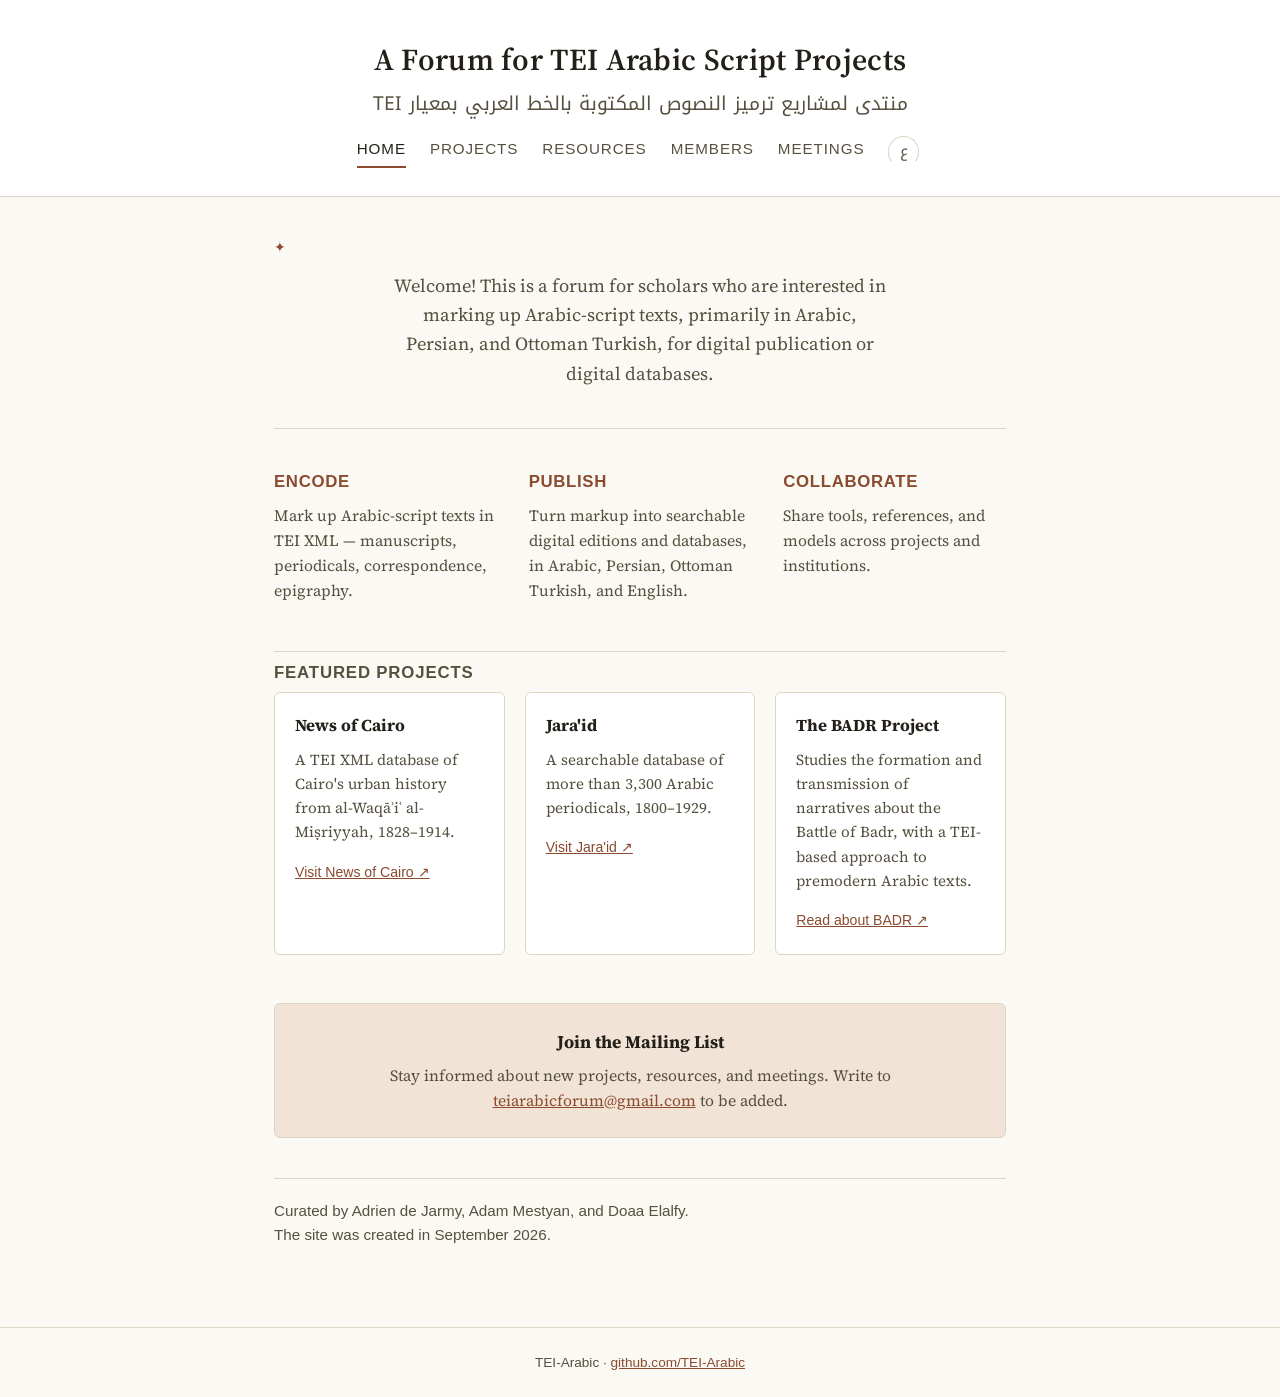
<file: index.html>
<!doctype html>
<html lang="en">
<head>
  <meta charset="utf-8">
  <meta name="viewport" content="width=device-width, initial-scale=1">
  <title>Text Encoding Initiative – Arabic Script Texts</title>
  <meta name="description" content="A website for scholars marking up Arabic-script texts for digital publication and digital databases using TEI.">
  <link rel="canonical" href="https://tei-arabic.github.io/">
  <link rel="alternate" hreflang="en" href="https://tei-arabic.github.io/">
  <link rel="alternate" hreflang="ar" href="https://tei-arabic.github.io/index-ar.html">
  <link rel="alternate" hreflang="x-default" href="https://tei-arabic.github.io/">
  <meta property="og:type" content="website">
  <meta property="og:title" content="Text Encoding Initiative – Arabic Script Texts">
  <meta property="og:description" content="A website for scholars marking up Arabic-script texts for digital publication and digital databases using TEI.">
  <meta property="og:url" content="https://tei-arabic.github.io/">
  <link rel="preconnect" href="https://fonts.googleapis.com">
  <link rel="preconnect" href="https://fonts.gstatic.com" crossorigin>
  <link href="https://fonts.googleapis.com/css2?family=Source+Serif+4:wght@400;600&amp;family=Noto+Kufi+Arabic:wght@400;500;600;700&amp;family=Tajawal:wght@400;500;700&amp;display=swap" rel="stylesheet">
  <link rel="stylesheet" href="style.css">
</head>
<body class="home">
  <a class="skip-link" href="#main-content">Skip to content</a>

  <header class="site-header">
    <div class="site-header-inner">
      <h1 class="site-title"><a href="index.html">A Forum for TEI Arabic Script Projects</a></h1>
      <p class="hero-subtitle" lang="ar" dir="rtl">منتدى لمشاريع ترميز النصوص المكتوبة بالخط العربي بمعيار <bdi dir="ltr">TEI</bdi></p>
      <nav class="site-nav" aria-label="Main navigation">
        <a href="index.html" class="active" aria-current="page">Home</a>
        <a href="projects.html">Projects</a>
        <a href="resources.html">Resources</a>
        <a href="members.html">Members</a>
        <a href="meetings.html">Meetings</a>
        <a href="index-ar.html" class="lang-toggle" lang="ar" dir="rtl" hreflang="ar" aria-label="العربية">ع</a>
      </nav>
    </div>
  </header>

  <main id="main-content" tabindex="-1">
    <p class="ornament" aria-hidden="true">&#10022;</p>
    <p class="lede">
      Welcome! This is a forum for scholars who are interested in marking up
      Arabic-script texts, primarily in Arabic, Persian, and Ottoman Turkish,
      for digital publication or digital databases.
    </p>

    <section class="features" aria-labelledby="what-we-do">
      <h2 id="what-we-do" class="visually-hidden">What we do</h2>
      <div class="feature">
        <h3>Encode</h3>
        <p>Mark up Arabic-script texts in TEI XML — manuscripts, periodicals, correspondence, epigraphy.</p>
      </div>
      <div class="feature">
        <h3>Publish</h3>
        <p>Turn markup into searchable digital editions and databases, in Arabic, Persian, Ottoman Turkish, and English.</p>
      </div>
      <div class="feature">
        <h3>Collaborate</h3>
        <p>Share tools, references, and models across projects and institutions.</p>
      </div>
    </section>

    <section class="featured-projects">
      <h2 class="section-heading">Featured Projects</h2>
      <div class="featured-grid">
        <div class="featured-card">
          <h3>News of Cairo</h3>
          <p>A TEI XML database of Cairo's urban history from al-Waqāʾiʿ al-Miṣriyyah, 1828–1914.</p>
          <a class="link" href="https://newsofcairo.org/" target="_blank" rel="noopener">Visit News of Cairo &#8599;</a>
        </div>
        <div class="featured-card">
          <h3>Jara'id</h3>
          <p>A searchable database of more than 3,300 Arabic periodicals, 1800–1929.</p>
          <a class="link" href="https://projectjaraid.github.io/" target="_blank" rel="noopener">Visit Jara'id &#8599;</a>
        </div>
        <div class="featured-card">
          <h3>The BADR Project</h3>
          <p>Studies the formation and transmission of narratives about the Battle of Badr, with a TEI-based approach to premodern Arabic texts.</p>
          <a class="link" href="https://digitalorientalist.com/2026/02/03/the-badr-project-7th-21st-c-a-tei-based-approach-to-premodern-islamic-texts/" target="_blank" rel="noopener">Read about BADR &#8599;</a>
        </div>
      </div>
    </section>

    <section class="cta-box" aria-labelledby="mailing-list-heading">
      <h2 id="mailing-list-heading">Join the Mailing List</h2>
      <p>Stay informed about new projects, resources, and meetings. Write to <a href="mailto:teiarabicforum@gmail.com">teiarabicforum@gmail.com</a> to be added.</p>
    </section>

    <p class="curators">
      Curated by Adrien de Jarmy, Adam Mestyan, and Doaa Elalfy.<br>
      The site was created in September 2026.
    </p>
  </main>

  <footer class="site-footer">
    <span lang="en" dir="ltr">TEI-Arabic &middot; <a href="https://github.com/TEI-Arabic">github.com/TEI-Arabic</a></span>
  </footer>

</body>
</html>
</file>
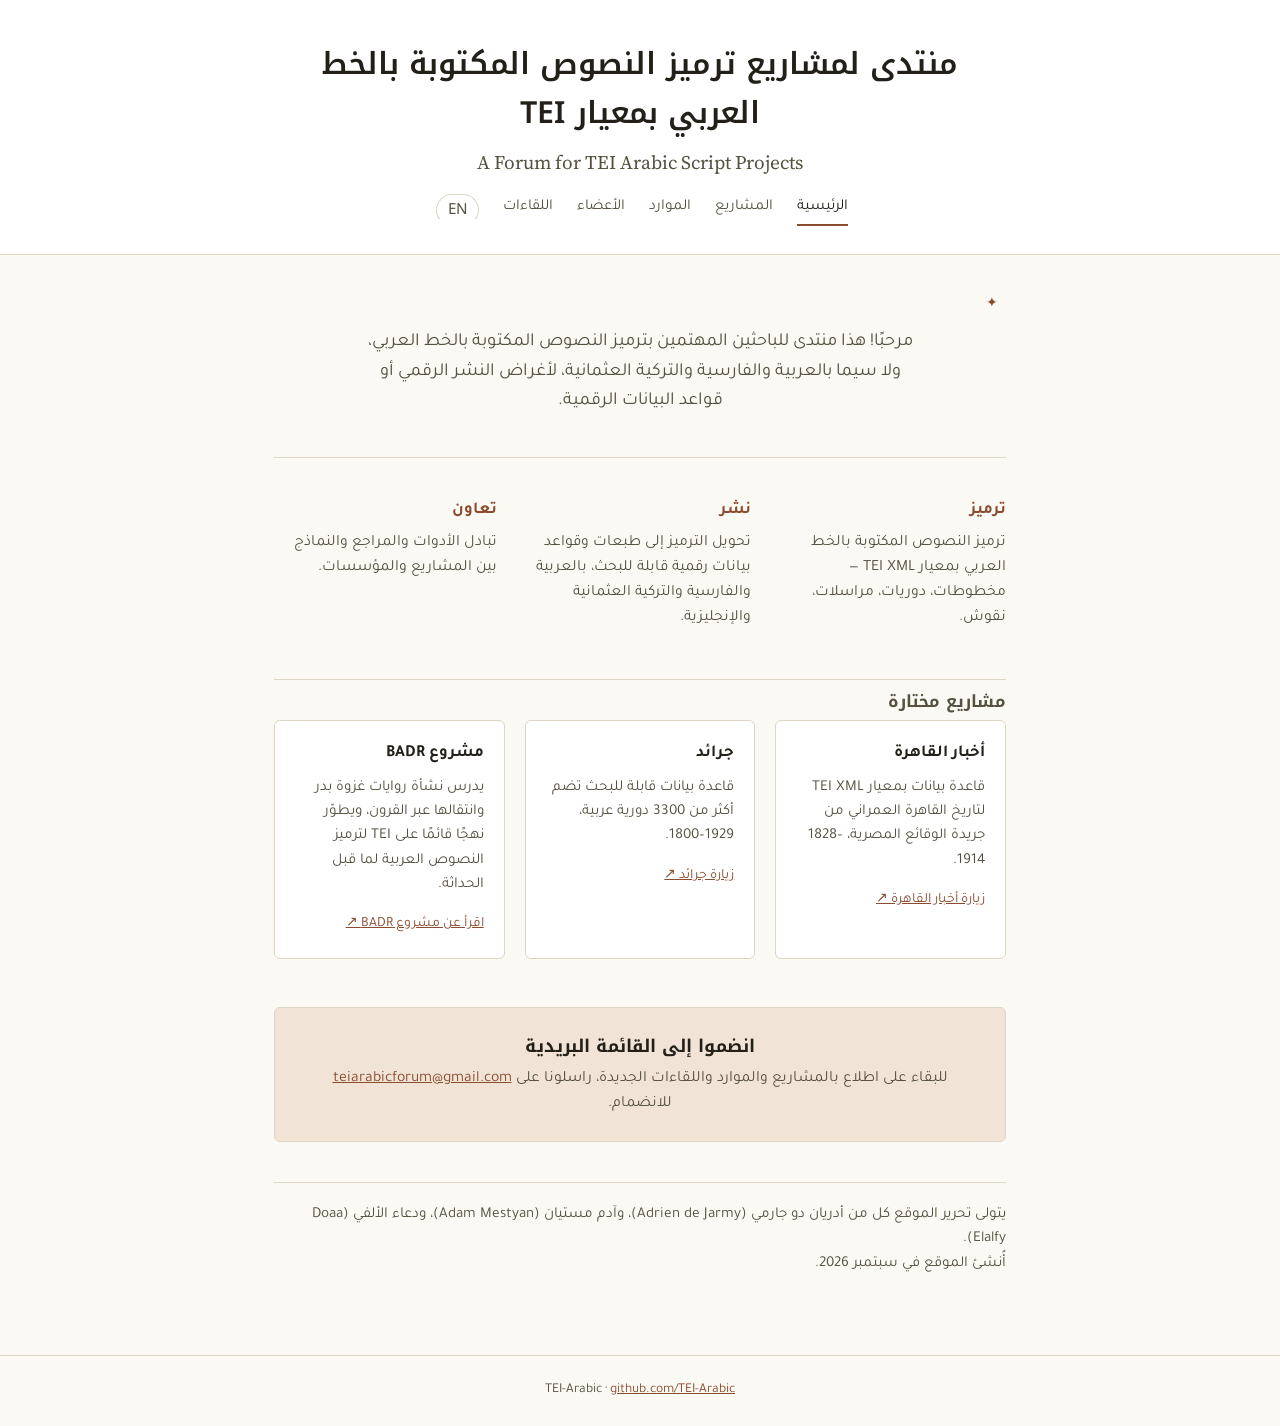
<file: index-ar.html>
<!doctype html>
<html lang="ar" dir="rtl">
<head>
  <meta charset="utf-8">
  <meta name="viewport" content="width=device-width, initial-scale=1">
  <title>مبادرة ترميز النصوص المكتوبة بالخط العربي</title>
  <meta name="description" content="موقع للباحثين المهتمين بترميز النصوص المكتوبة بالخط العربي لأغراض النشر الرقمي أو قواعد البيانات الرقمية باستخدام TEI.">
  <link rel="canonical" href="https://tei-arabic.github.io/index-ar.html">
  <link rel="alternate" hreflang="en" href="https://tei-arabic.github.io/">
  <link rel="alternate" hreflang="ar" href="https://tei-arabic.github.io/index-ar.html">
  <link rel="alternate" hreflang="x-default" href="https://tei-arabic.github.io/">
  <meta property="og:type" content="website">
  <meta property="og:title" content="مبادرة ترميز النصوص المكتوبة بالخط العربي">
  <meta property="og:description" content="موقع للباحثين المهتمين بترميز النصوص المكتوبة بالخط العربي لأغراض النشر الرقمي أو قواعد البيانات الرقمية باستخدام TEI.">
  <meta property="og:url" content="https://tei-arabic.github.io/index-ar.html">
  <link rel="preconnect" href="https://fonts.googleapis.com">
  <link rel="preconnect" href="https://fonts.gstatic.com" crossorigin>
  <link href="https://fonts.googleapis.com/css2?family=Source+Serif+4:wght@400;600&amp;family=Noto+Kufi+Arabic:wght@400;500;600;700&amp;family=Tajawal:wght@400;500;700&amp;display=swap" rel="stylesheet">
  <link rel="stylesheet" href="style.css">
</head>
<body class="home">
  <a class="skip-link" href="#main-content">انتقل إلى المحتوى</a>

  <header class="site-header">
    <div class="site-header-inner">
      <h1 class="site-title"><a href="index-ar.html">منتدى لمشاريع ترميز النصوص المكتوبة بالخط العربي بمعيار <bdi dir="ltr">TEI</bdi></a></h1>
      <p class="hero-subtitle" lang="en" dir="ltr">A Forum for TEI Arabic Script Projects</p>
      <nav class="site-nav" aria-label="التنقل الرئيسي">
        <a href="index-ar.html" class="active" aria-current="page">الرئيسية</a>
        <a href="projects-ar.html">المشاريع</a>
        <a href="resources-ar.html">الموارد</a>
        <a href="members-ar.html">الأعضاء</a>
        <a href="meetings-ar.html">اللقاءات</a>
        <a href="index.html" class="lang-toggle" lang="en" dir="ltr" hreflang="en" aria-label="English">EN</a>
      </nav>
    </div>
  </header>

  <main id="main-content" tabindex="-1">
    <p class="ornament" aria-hidden="true">&#10022;</p>
    <p class="lede">
      مرحبًا! هذا منتدى للباحثين المهتمين بترميز النصوص المكتوبة بالخط العربي،
      ولا سيما بالعربية والفارسية والتركية العثمانية،
      لأغراض النشر الرقمي أو قواعد البيانات الرقمية.
    </p>

    <section class="features" aria-labelledby="what-we-do">
      <h2 id="what-we-do" class="visually-hidden">ماذا نفعل؟</h2>
      <div class="feature">
        <h3>ترميز</h3>
        <p>ترميز النصوص المكتوبة بالخط العربي بمعيار <bdi dir="ltr">TEI XML</bdi> — مخطوطات، دوريات، مراسلات، نقوش.</p>
      </div>
      <div class="feature">
        <h3>نشر</h3>
        <p>تحويل الترميز إلى طبعات وقواعد بيانات رقمية قابلة للبحث، بالعربية والفارسية والتركية العثمانية والإنجليزية.</p>
      </div>
      <div class="feature">
        <h3>تعاون</h3>
        <p>تبادل الأدوات والمراجع والنماذج بين المشاريع والمؤسسات.</p>
      </div>
    </section>

    <section class="featured-projects">
      <h2 class="section-heading">مشاريع مختارة</h2>
      <div class="featured-grid">
        <div class="featured-card">
          <h3>أخبار القاهرة</h3>
          <p>قاعدة بيانات بمعيار <bdi dir="ltr">TEI XML</bdi> لتاريخ القاهرة العمراني من جريدة الوقائع المصرية، <bdi dir="ltr">1828–1914</bdi>.</p>
          <a class="link" href="https://newsofcairo.org/" target="_blank" rel="noopener">زيارة أخبار القاهرة &#8599;</a>
        </div>
        <div class="featured-card">
          <h3>جرائد</h3>
          <p>قاعدة بيانات قابلة للبحث تضم أكثر من 3300 دورية عربية، <bdi dir="ltr">1800–1929</bdi>.</p>
          <a class="link" href="https://projectjaraid.github.io/" target="_blank" rel="noopener">زيارة جرائد &#8599;</a>
        </div>
        <div class="featured-card">
          <h3>مشروع <bdi dir="ltr">BADR</bdi></h3>
          <p>يدرس نشأة روايات غزوة بدر وانتقالها عبر القرون، ويطوّر نهجًا قائمًا على <bdi dir="ltr">TEI</bdi> لترميز النصوص العربية لما قبل الحداثة.</p>
          <a class="link" href="https://digitalorientalist.com/2026/02/03/the-badr-project-7th-21st-c-a-tei-based-approach-to-premodern-islamic-texts/" target="_blank" rel="noopener">اقرأ عن مشروع <bdi dir="ltr">BADR</bdi> &#8599;</a>
        </div>
      </div>
    </section>

    <section class="cta-box" aria-labelledby="mailing-list-heading-ar">
      <h2 id="mailing-list-heading-ar">انضموا إلى القائمة البريدية</h2>
      <p>للبقاء على اطلاع بالمشاريع والموارد واللقاءات الجديدة، راسلونا على <a href="mailto:teiarabicforum@gmail.com" dir="ltr">teiarabicforum@gmail.com</a> للانضمام.</p>
    </section>

    <p class="curators">
      يتولى تحرير الموقع كل من أدريان دو جارمي (<bdi dir="ltr">Adrien de Jarmy</bdi>)،
      وآدم مستيان (<bdi dir="ltr">Adam Mestyan</bdi>)، ودعاء الألفي
      (<bdi dir="ltr">Doaa Elalfy</bdi>).<br>
      أُنشئ الموقع في سبتمبر 2026.
    </p>
  </main>

  <footer class="site-footer">
    <span lang="en" dir="ltr">TEI-Arabic &middot; <a href="https://github.com/TEI-Arabic">github.com/TEI-Arabic</a></span>
  </footer>

</body>
</html>
</file>
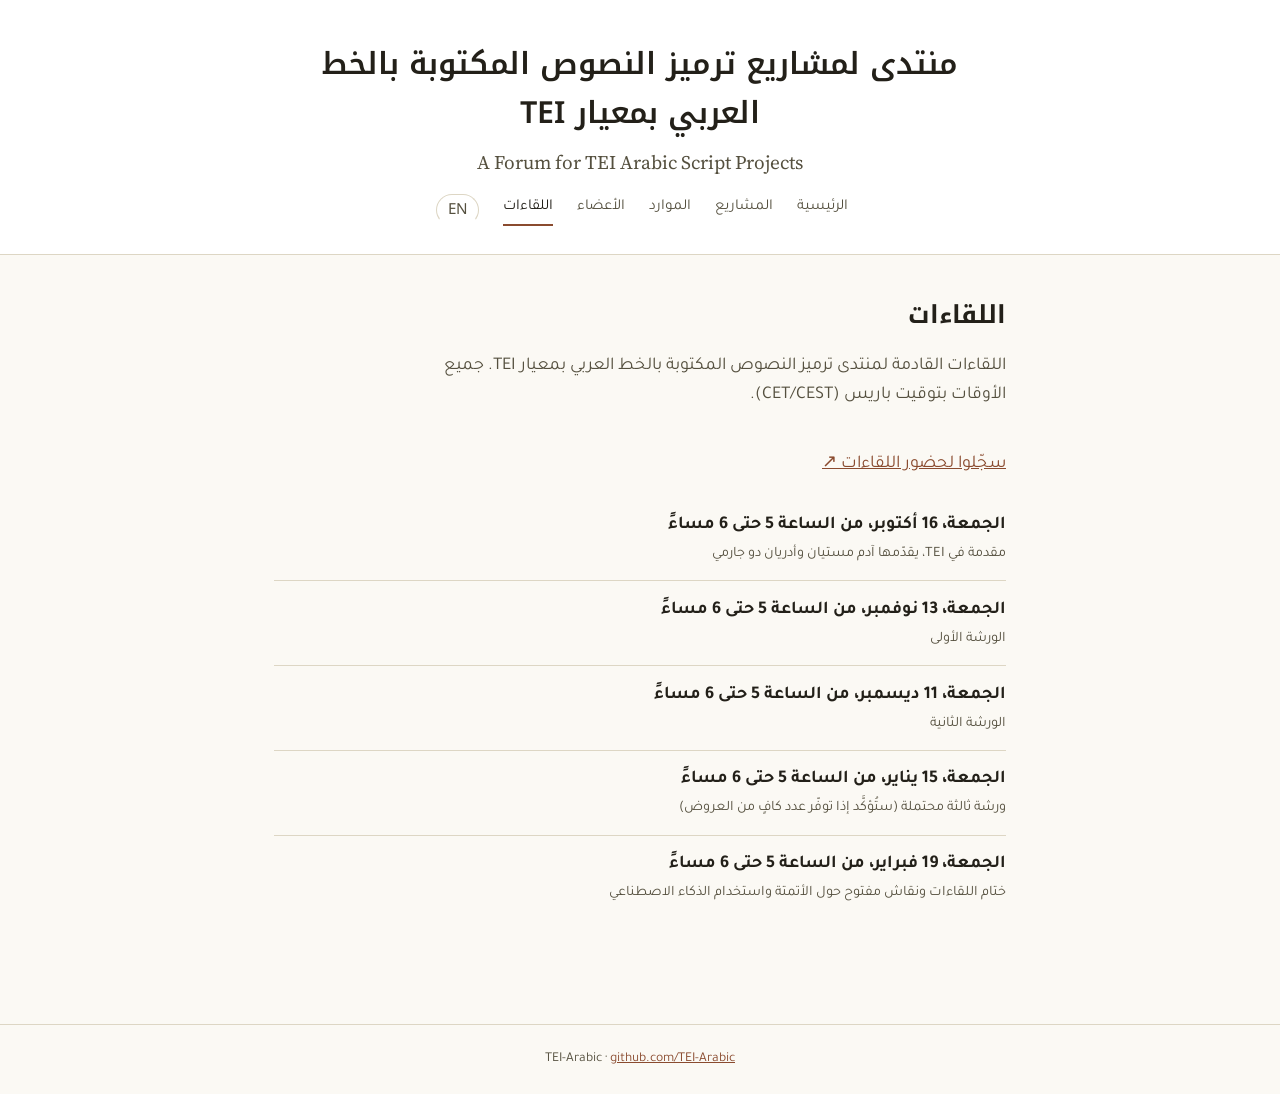
<file: meetings-ar.html>
<!doctype html>
<html lang="ar" dir="rtl">
<head>
  <meta charset="utf-8">
  <meta name="viewport" content="width=device-width, initial-scale=1">
  <title>اللقاءات – مبادرة ترميز النصوص المكتوبة بالخط العربي</title>
  <meta name="description" content="اللقاءات القادمة لمنتدى ترميز النصوص المكتوبة بالخط العربي بمعيار TEI.">
  <link rel="canonical" href="https://tei-arabic.github.io/meetings-ar.html">
  <link rel="alternate" hreflang="en" href="https://tei-arabic.github.io/meetings.html">
  <link rel="alternate" hreflang="ar" href="https://tei-arabic.github.io/meetings-ar.html">
  <link rel="alternate" hreflang="x-default" href="https://tei-arabic.github.io/meetings.html">
  <meta property="og:type" content="website">
  <meta property="og:title" content="اللقاءات – مبادرة ترميز النصوص المكتوبة بالخط العربي">
  <meta property="og:description" content="اللقاءات القادمة لمنتدى ترميز النصوص المكتوبة بالخط العربي بمعيار TEI.">
  <meta property="og:url" content="https://tei-arabic.github.io/meetings-ar.html">
  <link rel="preconnect" href="https://fonts.googleapis.com">
  <link rel="preconnect" href="https://fonts.gstatic.com" crossorigin>
  <link href="https://fonts.googleapis.com/css2?family=Source+Serif+4:wght@400;600&amp;family=Noto+Kufi+Arabic:wght@400;500;600;700&amp;family=Tajawal:wght@400;500;700&amp;display=swap" rel="stylesheet">
  <link rel="stylesheet" href="style.css">
</head>
<body>
  <a class="skip-link" href="#main-content">انتقل إلى المحتوى</a>

  <header class="site-header">
    <div class="site-header-inner">
      <p class="site-title"><a href="index-ar.html">منتدى لمشاريع ترميز النصوص المكتوبة بالخط العربي بمعيار <bdi dir="ltr">TEI</bdi></a></p>
      <p class="hero-subtitle" lang="en" dir="ltr">A Forum for TEI Arabic Script Projects</p>
      <nav class="site-nav" aria-label="التنقل الرئيسي">
        <a href="index-ar.html">الرئيسية</a>
        <a href="projects-ar.html">المشاريع</a>
        <a href="resources-ar.html">الموارد</a>
        <a href="members-ar.html">الأعضاء</a>
        <a href="meetings-ar.html" class="active" aria-current="page">اللقاءات</a>
        <a href="meetings.html" class="lang-toggle" lang="en" dir="ltr" hreflang="en" aria-label="English">EN</a>
      </nav>
    </div>
  </header>

  <main id="main-content" tabindex="-1">
    <h1 class="page-title">اللقاءات</h1>
    <p class="page-intro">
      اللقاءات القادمة لمنتدى ترميز النصوص المكتوبة بالخط العربي بمعيار <bdi dir="ltr">TEI</bdi>.
      جميع الأوقات بتوقيت باريس (<bdi dir="ltr">CET/CEST</bdi>).
    </p>
    <p><a class="link" href="https://harvard.zoom.us/meeting/register/kH2TW3yjTFKoGG3RgkDp5Q" target="_blank" rel="noopener">سجّلوا لحضور اللقاءات &#8599;</a></p>

    <ul class="resource-list">
      <li>
        <span class="r-title">الجمعة، 16 أكتوبر، من الساعة 5 حتى 6 مساءً</span>
        <span class="r-note">مقدمة في <bdi dir="ltr">TEI</bdi>، يقدّمها آدم مستيان وأدريان دو جارمي</span>
      </li>
      <li>
        <span class="r-title">الجمعة، 13 نوفمبر، من الساعة 5 حتى 6 مساءً</span>
        <span class="r-note">الورشة الأولى</span>
      </li>
      <li>
        <span class="r-title">الجمعة، 11 ديسمبر، من الساعة 5 حتى 6 مساءً</span>
        <span class="r-note">الورشة الثانية</span>
      </li>
      <li>
        <span class="r-title">الجمعة، 15 يناير، من الساعة 5 حتى 6 مساءً</span>
        <span class="r-note">ورشة ثالثة محتملة (ستُؤكَّد إذا توفّر عدد كافٍ من العروض)</span>
      </li>
      <li>
        <span class="r-title">الجمعة، 19 فبراير، من الساعة 5 حتى 6 مساءً</span>
        <span class="r-note">ختام اللقاءات ونقاش مفتوح حول الأتمتة واستخدام الذكاء الاصطناعي</span>
      </li>
    </ul>
  </main>

  <footer class="site-footer">
    <span lang="en" dir="ltr">TEI-Arabic &middot; <a href="https://github.com/TEI-Arabic">github.com/TEI-Arabic</a></span>
  </footer>

</body>
</html>
</file>
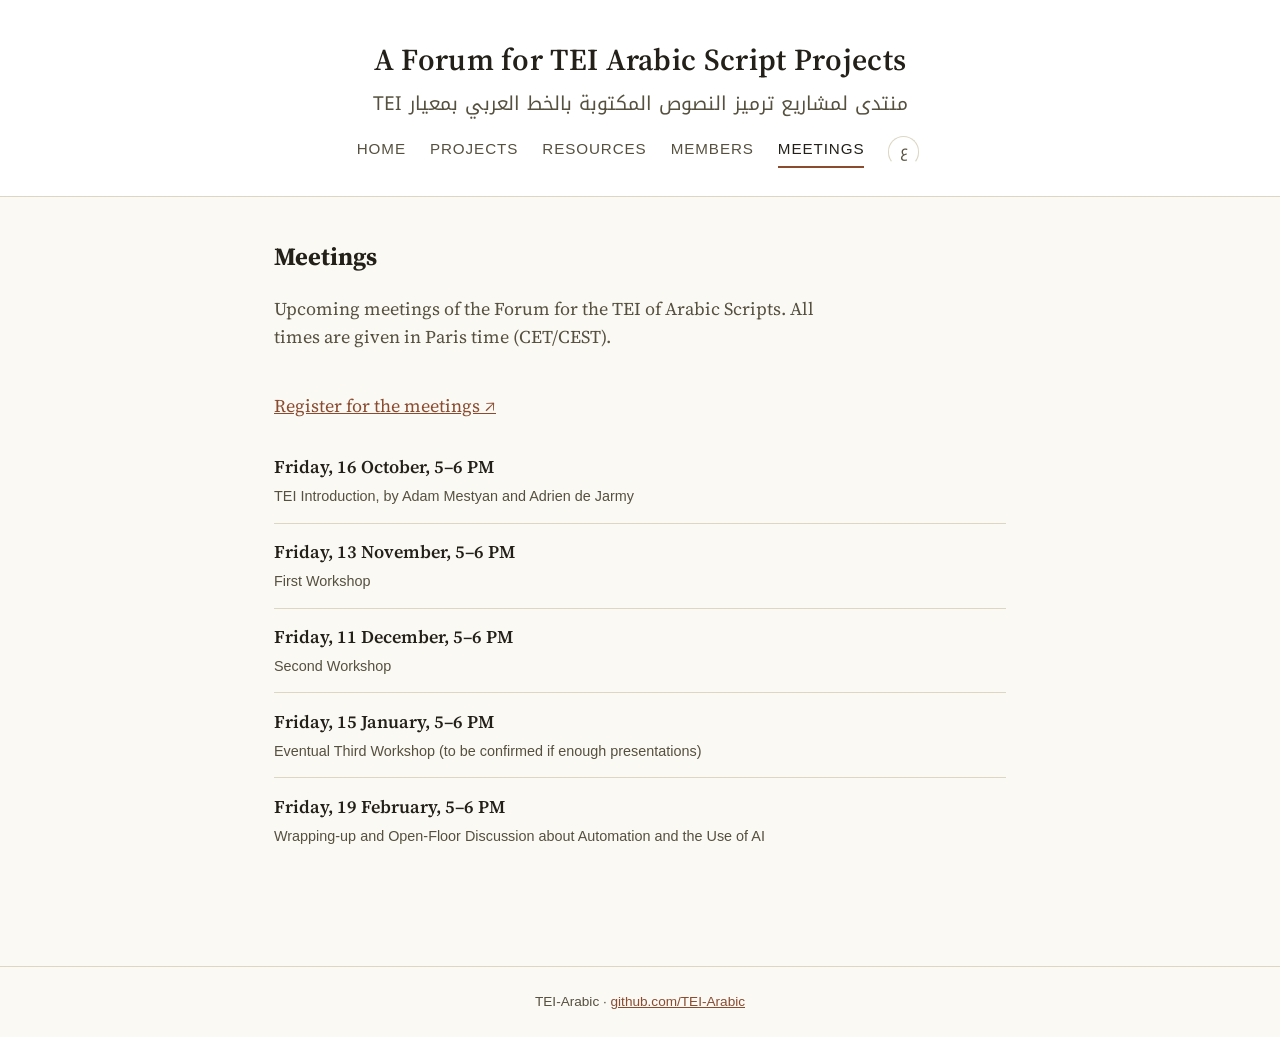
<file: meetings.html>
<!doctype html>
<html lang="en">
<head>
  <meta charset="utf-8">
  <meta name="viewport" content="width=device-width, initial-scale=1">
  <title>Meetings – Text Encoding Initiative, Arabic Script Texts</title>
  <meta name="description" content="Upcoming meetings of the Forum for the TEI of Arabic Scripts.">
  <link rel="canonical" href="https://tei-arabic.github.io/meetings.html">
  <link rel="alternate" hreflang="en" href="https://tei-arabic.github.io/meetings.html">
  <link rel="alternate" hreflang="ar" href="https://tei-arabic.github.io/meetings-ar.html">
  <link rel="alternate" hreflang="x-default" href="https://tei-arabic.github.io/meetings.html">
  <meta property="og:type" content="website">
  <meta property="og:title" content="Meetings – Text Encoding Initiative, Arabic Script Texts">
  <meta property="og:description" content="Upcoming meetings of the Forum for the TEI of Arabic Scripts.">
  <meta property="og:url" content="https://tei-arabic.github.io/meetings.html">
  <link rel="preconnect" href="https://fonts.googleapis.com">
  <link rel="preconnect" href="https://fonts.gstatic.com" crossorigin>
  <link href="https://fonts.googleapis.com/css2?family=Source+Serif+4:wght@400;600&amp;family=Noto+Kufi+Arabic:wght@400;500;600;700&amp;family=Tajawal:wght@400;500;700&amp;display=swap" rel="stylesheet">
  <link rel="stylesheet" href="style.css">
</head>
<body>
  <a class="skip-link" href="#main-content">Skip to content</a>

  <header class="site-header">
    <div class="site-header-inner">
      <p class="site-title"><a href="index.html">A Forum for TEI Arabic Script Projects</a></p>
      <p class="hero-subtitle" lang="ar" dir="rtl">منتدى لمشاريع ترميز النصوص المكتوبة بالخط العربي بمعيار <bdi dir="ltr">TEI</bdi></p>
      <nav class="site-nav" aria-label="Main navigation">
        <a href="index.html">Home</a>
        <a href="projects.html">Projects</a>
        <a href="resources.html">Resources</a>
        <a href="members.html">Members</a>
        <a href="meetings.html" class="active" aria-current="page">Meetings</a>
        <a href="meetings-ar.html" class="lang-toggle" lang="ar" dir="rtl" hreflang="ar" aria-label="العربية">ع</a>
      </nav>
    </div>
  </header>

  <main id="main-content" tabindex="-1">
    <h1 class="page-title">Meetings</h1>
    <p class="page-intro">
      Upcoming meetings of the Forum for the TEI of Arabic Scripts. All times
      are given in Paris time (CET/CEST).
    </p>
    <p><a class="link" href="https://harvard.zoom.us/meeting/register/kH2TW3yjTFKoGG3RgkDp5Q" target="_blank" rel="noopener">Register for the meetings &#8599;</a></p>

    <ul class="resource-list">
      <li>
        <span class="r-title">Friday, 16 October, 5&ndash;6 PM</span>
        <span class="r-note">TEI Introduction, by Adam Mestyan and Adrien de Jarmy</span>
      </li>
      <li>
        <span class="r-title">Friday, 13 November, 5&ndash;6 PM</span>
        <span class="r-note">First Workshop</span>
      </li>
      <li>
        <span class="r-title">Friday, 11 December, 5&ndash;6 PM</span>
        <span class="r-note">Second Workshop</span>
      </li>
      <li>
        <span class="r-title">Friday, 15 January, 5&ndash;6 PM</span>
        <span class="r-note">Eventual Third Workshop (to be confirmed if enough presentations)</span>
      </li>
      <li>
        <span class="r-title">Friday, 19 February, 5&ndash;6 PM</span>
        <span class="r-note">Wrapping-up and Open-Floor Discussion about Automation and the Use of AI</span>
      </li>
    </ul>
  </main>

  <footer class="site-footer">
    <span lang="en" dir="ltr">TEI-Arabic &middot; <a href="https://github.com/TEI-Arabic">github.com/TEI-Arabic</a></span>
  </footer>

</body>
</html>
</file>
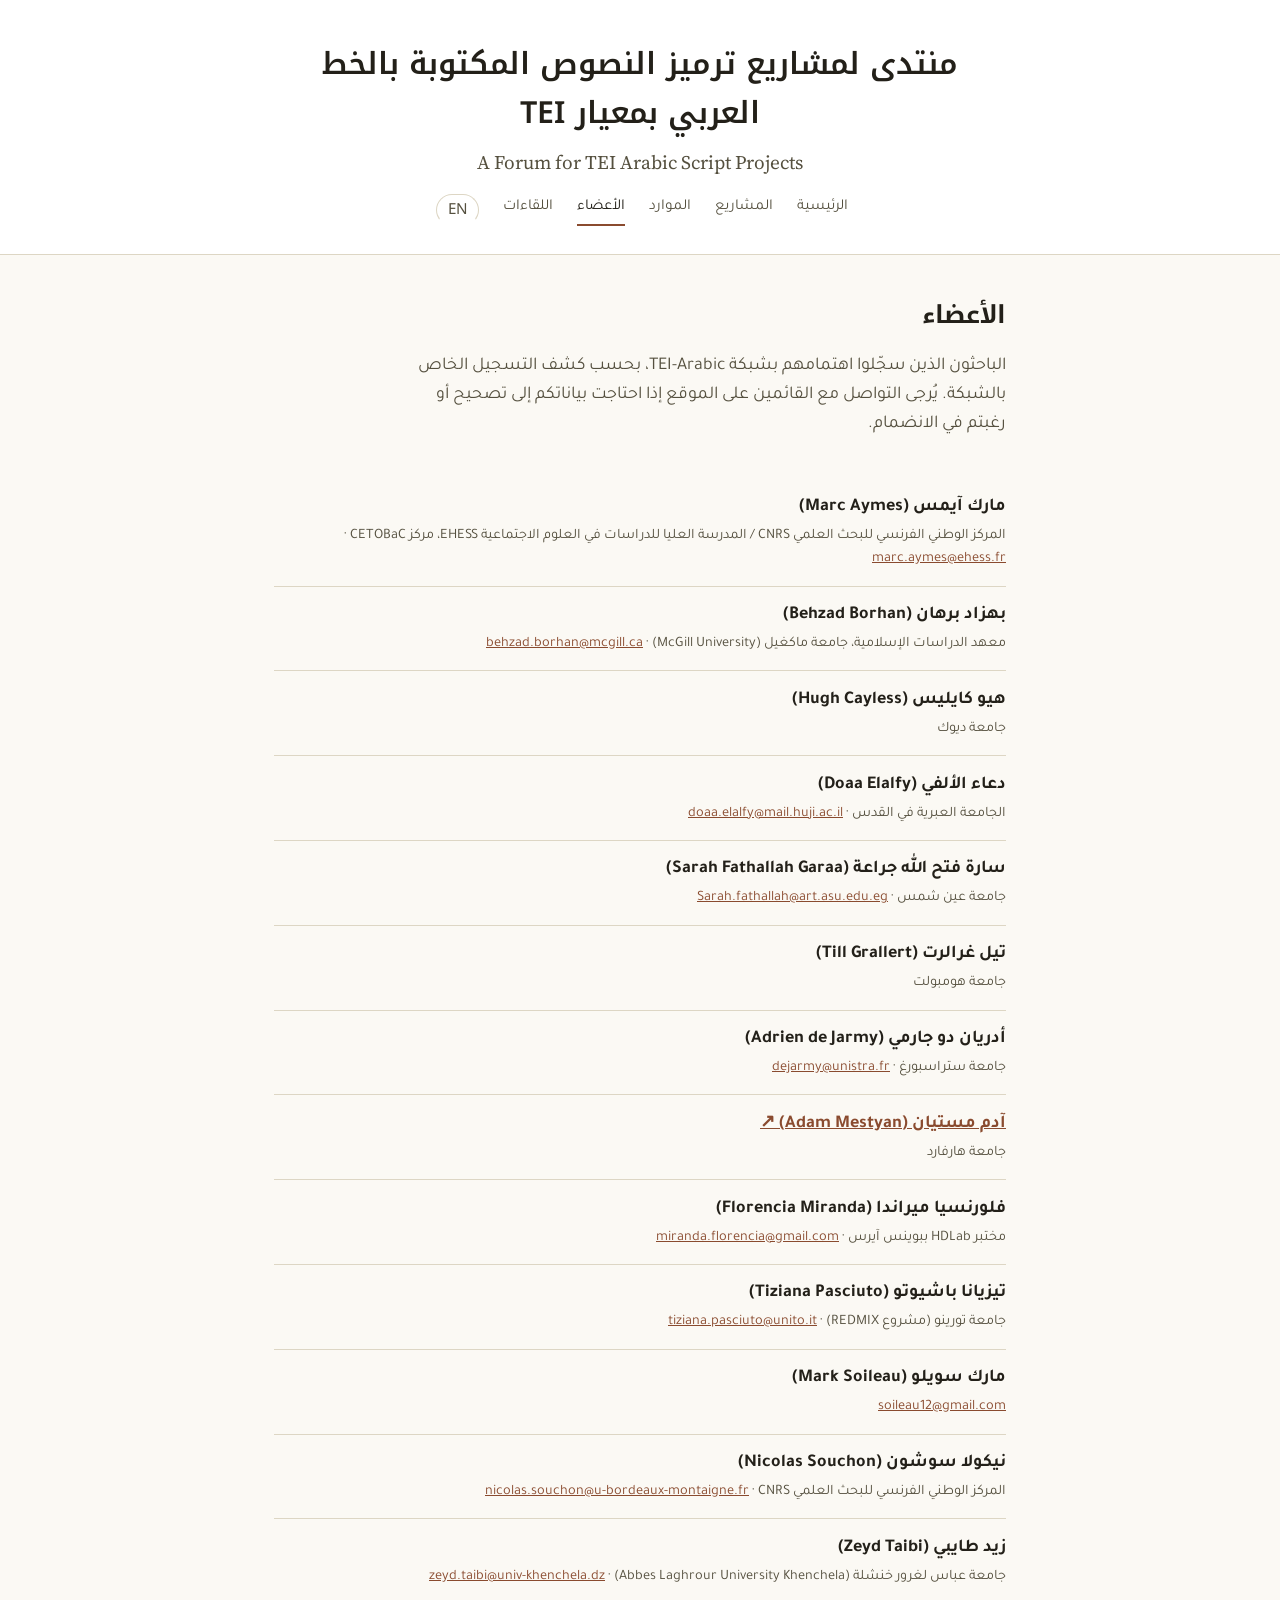
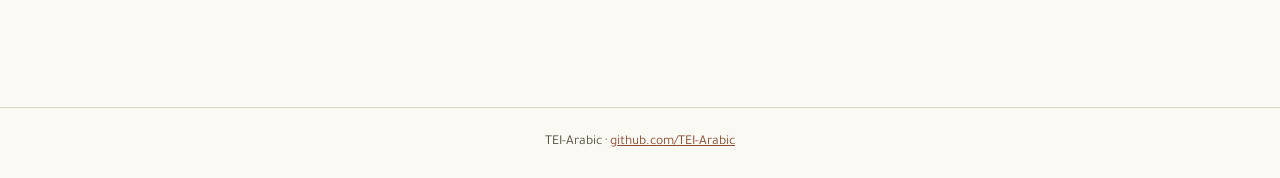
<file: members-ar.html>
<!doctype html>
<html lang="ar" dir="rtl">
<head>
  <meta charset="utf-8">
  <meta name="viewport" content="width=device-width, initial-scale=1">
  <title>الأعضاء – مبادرة ترميز النصوص المكتوبة بالخط العربي</title>
  <meta name="description" content="أعضاء شبكة TEI-Arabic وسبل التواصل معهم.">
  <link rel="canonical" href="https://tei-arabic.github.io/members-ar.html">
  <link rel="alternate" hreflang="en" href="https://tei-arabic.github.io/members.html">
  <link rel="alternate" hreflang="ar" href="https://tei-arabic.github.io/members-ar.html">
  <link rel="alternate" hreflang="x-default" href="https://tei-arabic.github.io/members.html">
  <meta property="og:type" content="website">
  <meta property="og:title" content="الأعضاء – مبادرة ترميز النصوص المكتوبة بالخط العربي">
  <meta property="og:description" content="أعضاء شبكة TEI-Arabic وسبل التواصل معهم.">
  <meta property="og:url" content="https://tei-arabic.github.io/members-ar.html">
  <link rel="preconnect" href="https://fonts.googleapis.com">
  <link rel="preconnect" href="https://fonts.gstatic.com" crossorigin>
  <link href="https://fonts.googleapis.com/css2?family=Source+Serif+4:wght@400;600&amp;family=Noto+Kufi+Arabic:wght@400;500;600;700&amp;family=Tajawal:wght@400;500;700&amp;display=swap" rel="stylesheet">
  <link rel="stylesheet" href="style.css">
</head>
<body>
  <a class="skip-link" href="#main-content">انتقل إلى المحتوى</a>

  <header class="site-header">
    <div class="site-header-inner">
      <p class="site-title"><a href="index-ar.html">منتدى لمشاريع ترميز النصوص المكتوبة بالخط العربي بمعيار <bdi dir="ltr">TEI</bdi></a></p>
      <p class="hero-subtitle" lang="en" dir="ltr">A Forum for TEI Arabic Script Projects</p>
      <nav class="site-nav" aria-label="التنقل الرئيسي">
        <a href="index-ar.html">الرئيسية</a>
        <a href="projects-ar.html">المشاريع</a>
        <a href="resources-ar.html">الموارد</a>
        <a href="members-ar.html" class="active" aria-current="page">الأعضاء</a>
        <a href="meetings-ar.html">اللقاءات</a>
        <a href="members.html" class="lang-toggle" lang="en" dir="ltr" hreflang="en" aria-label="English">EN</a>
      </nav>
    </div>
  </header>

  <main id="main-content" tabindex="-1">
    <h1 class="page-title">الأعضاء</h1>
    <p class="page-intro">
      الباحثون الذين سجّلوا اهتمامهم بشبكة <bdi dir="ltr">TEI-Arabic</bdi>، بحسب كشف التسجيل
      الخاص بالشبكة. يُرجى التواصل مع القائمين على الموقع إذا احتاجت بياناتكم إلى تصحيح
      أو رغبتم في الانضمام.
    </p>

    <ul class="resource-list">
      <li>
        <span class="r-title">مارك آيمس (<bdi dir="ltr">Marc Aymes</bdi>)</span>
        <span class="r-note">المركز الوطني الفرنسي للبحث العلمي <bdi dir="ltr">CNRS</bdi> / المدرسة العليا للدراسات في العلوم الاجتماعية <bdi dir="ltr">EHESS</bdi>، مركز <bdi dir="ltr">CETOBaC</bdi> &middot; <a href="mailto:marc.aymes@ehess.fr" dir="ltr">marc.aymes@ehess.fr</a></span>
      </li>
      <li>
        <span class="r-title">بهزاد برهان (<bdi dir="ltr">Behzad Borhan</bdi>)</span>
        <span class="r-note">معهد الدراسات الإسلامية، جامعة ماكغيل (<bdi dir="ltr">McGill University</bdi>) &middot; <a href="mailto:behzad.borhan@mcgill.ca" dir="ltr">behzad.borhan@mcgill.ca</a></span>
      </li>
      <li>
        <span class="r-title">هيو كايليس (<bdi dir="ltr">Hugh Cayless</bdi>)</span>
        <span class="r-note">جامعة ديوك</span>
      </li>
      <li>
        <span class="r-title">دعاء الألفي (<bdi dir="ltr">Doaa Elalfy</bdi>)</span>
        <span class="r-note">الجامعة العبرية في القدس &middot; <a href="mailto:doaa.elalfy@mail.huji.ac.il" dir="ltr">doaa.elalfy@mail.huji.ac.il</a></span>
      </li>
      <li>
        <span class="r-title">سارة فتح الله جراعة (<bdi dir="ltr">Sarah Fathallah Garaa</bdi>)</span>
        <span class="r-note">جامعة عين شمس &middot; <a href="mailto:Sarah.fathallah@art.asu.edu.eg" dir="ltr">Sarah.fathallah@art.asu.edu.eg</a></span>
      </li>
      <li>
        <span class="r-title">تيل غرالرت (<bdi dir="ltr">Till Grallert</bdi>)</span>
        <span class="r-note">جامعة هومبولت</span>
      </li>
      <li>
        <span class="r-title">أدريان دو جارمي (<bdi dir="ltr">Adrien de Jarmy</bdi>)</span>
        <span class="r-note">جامعة ستراسبورغ &middot; <a href="mailto:dejarmy@unistra.fr" dir="ltr">dejarmy@unistra.fr</a></span>
      </li>
      <li>
        <a class="r-title" href="https://nelc.fas.harvard.edu/people/adam-mestyan-leave" target="_blank" rel="noopener">آدم مستيان (<bdi dir="ltr">Adam Mestyan</bdi>) &#8599;</a>
        <span class="r-note">جامعة هارفارد</span>
      </li>
      <li>
        <span class="r-title">فلورنسيا ميراندا (<bdi dir="ltr">Florencia Miranda</bdi>)</span>
        <span class="r-note">مختبر <bdi dir="ltr">HDLab</bdi> ببوينس آيرس &middot; <a href="mailto:miranda.florencia@gmail.com" dir="ltr">miranda.florencia@gmail.com</a></span>
      </li>
      <li>
        <span class="r-title">تيزيانا باشيوتو (<bdi dir="ltr">Tiziana Pasciuto</bdi>)</span>
        <span class="r-note">جامعة تورينو (مشروع <bdi dir="ltr">REDMIX</bdi>) &middot; <a href="mailto:tiziana.pasciuto@unito.it" dir="ltr">tiziana.pasciuto@unito.it</a></span>
      </li>
      <li>
        <span class="r-title">مارك سويلو (<bdi dir="ltr">Mark Soileau</bdi>)</span>
        <span class="r-note"><a href="mailto:soileau12@gmail.com" dir="ltr">soileau12@gmail.com</a></span>
      </li>
      <li>
        <span class="r-title">نيكولا سوشون (<bdi dir="ltr">Nicolas Souchon</bdi>)</span>
        <span class="r-note">المركز الوطني الفرنسي للبحث العلمي <bdi dir="ltr">CNRS</bdi> &middot; <a href="mailto:nicolas.souchon@u-bordeaux-montaigne.fr" dir="ltr">nicolas.souchon@u-bordeaux-montaigne.fr</a></span>
      </li>
      <li>
        <span class="r-title">زيد طايبي (<bdi dir="ltr">Zeyd Taibi</bdi>)</span>
        <span class="r-note">جامعة عباس لغرور خنشلة (<bdi dir="ltr">Abbes Laghrour University Khenchela</bdi>) &middot; <a href="mailto:zeyd.taibi@univ-khenchela.dz" dir="ltr">zeyd.taibi@univ-khenchela.dz</a></span>
      </li>
    </ul>
  </main>

  <footer class="site-footer">
    <span lang="en" dir="ltr">TEI-Arabic &middot; <a href="https://github.com/TEI-Arabic">github.com/TEI-Arabic</a></span>
  </footer>

</body>
</html>
</file>
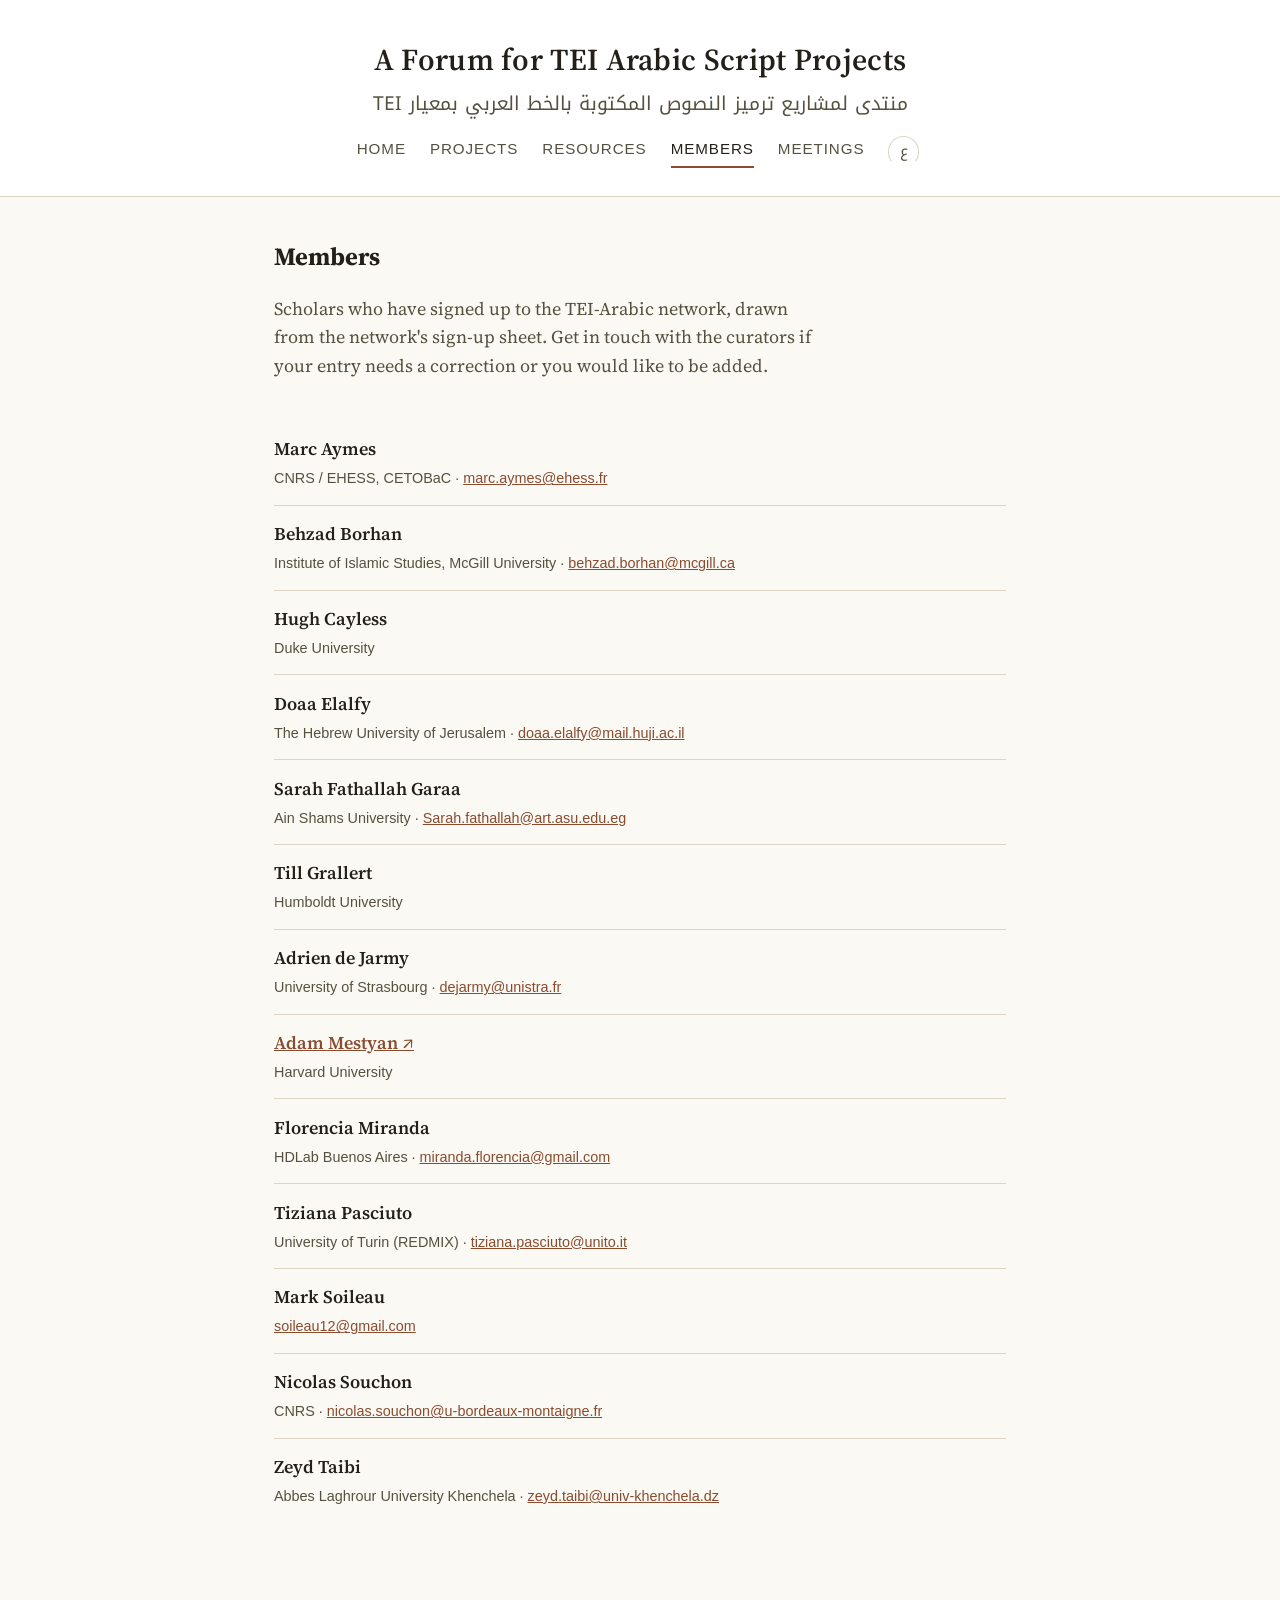
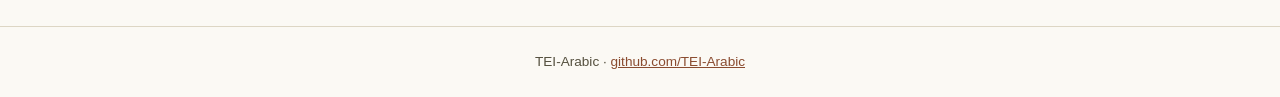
<file: members.html>
<!doctype html>
<html lang="en">
<head>
  <meta charset="utf-8">
  <meta name="viewport" content="width=device-width, initial-scale=1">
  <title>Members – Text Encoding Initiative, Arabic Script Texts</title>
  <meta name="description" content="Members of the TEI-Arabic network and how to reach them.">
  <link rel="canonical" href="https://tei-arabic.github.io/members.html">
  <link rel="alternate" hreflang="en" href="https://tei-arabic.github.io/members.html">
  <link rel="alternate" hreflang="ar" href="https://tei-arabic.github.io/members-ar.html">
  <link rel="alternate" hreflang="x-default" href="https://tei-arabic.github.io/members.html">
  <meta property="og:type" content="website">
  <meta property="og:title" content="Members – Text Encoding Initiative, Arabic Script Texts">
  <meta property="og:description" content="Members of the TEI-Arabic network and how to reach them.">
  <meta property="og:url" content="https://tei-arabic.github.io/members.html">
  <link rel="preconnect" href="https://fonts.googleapis.com">
  <link rel="preconnect" href="https://fonts.gstatic.com" crossorigin>
  <link href="https://fonts.googleapis.com/css2?family=Source+Serif+4:wght@400;600&amp;family=Noto+Kufi+Arabic:wght@400;500;600;700&amp;family=Tajawal:wght@400;500;700&amp;display=swap" rel="stylesheet">
  <link rel="stylesheet" href="style.css">
</head>
<body>
  <a class="skip-link" href="#main-content">Skip to content</a>

  <header class="site-header">
    <div class="site-header-inner">
      <p class="site-title"><a href="index.html">A Forum for TEI Arabic Script Projects</a></p>
      <p class="hero-subtitle" lang="ar" dir="rtl">منتدى لمشاريع ترميز النصوص المكتوبة بالخط العربي بمعيار <bdi dir="ltr">TEI</bdi></p>
      <nav class="site-nav" aria-label="Main navigation">
        <a href="index.html">Home</a>
        <a href="projects.html">Projects</a>
        <a href="resources.html">Resources</a>
        <a href="members.html" class="active" aria-current="page">Members</a>
        <a href="meetings.html">Meetings</a>
        <a href="members-ar.html" class="lang-toggle" lang="ar" dir="rtl" hreflang="ar" aria-label="العربية">ع</a>
      </nav>
    </div>
  </header>

  <main id="main-content" tabindex="-1">
    <h1 class="page-title">Members</h1>
    <p class="page-intro">
      Scholars who have signed up to the TEI-Arabic network, drawn from the
      network's sign-up sheet. Get in touch with the curators if your entry
      needs a correction or you would like to be added.
    </p>

    <ul class="resource-list">
      <li>
        <span class="r-title">Marc Aymes</span>
        <span class="r-note">CNRS / EHESS, CETOBaC &middot; <a href="mailto:marc.aymes@ehess.fr">marc.aymes@ehess.fr</a></span>
      </li>
      <li>
        <span class="r-title">Behzad Borhan</span>
        <span class="r-note">Institute of Islamic Studies, McGill University &middot; <a href="mailto:behzad.borhan@mcgill.ca">behzad.borhan@mcgill.ca</a></span>
      </li>
      <li>
        <span class="r-title">Hugh Cayless</span>
        <span class="r-note">Duke University</span>
      </li>
      <li>
        <span class="r-title">Doaa Elalfy</span>
        <span class="r-note">The Hebrew University of Jerusalem &middot; <a href="mailto:doaa.elalfy@mail.huji.ac.il">doaa.elalfy@mail.huji.ac.il</a></span>
      </li>
      <li>
        <span class="r-title">Sarah Fathallah Garaa</span>
        <span class="r-note">Ain Shams University &middot; <a href="mailto:Sarah.fathallah@art.asu.edu.eg">Sarah.fathallah@art.asu.edu.eg</a></span>
      </li>
      <li>
        <span class="r-title">Till Grallert</span>
        <span class="r-note">Humboldt University</span>
      </li>
      <li>
        <span class="r-title">Adrien de Jarmy</span>
        <span class="r-note">University of Strasbourg &middot; <a href="mailto:dejarmy@unistra.fr">dejarmy@unistra.fr</a></span>
      </li>
      <li>
        <a class="r-title" href="https://nelc.fas.harvard.edu/people/adam-mestyan-leave" target="_blank" rel="noopener">Adam Mestyan &#8599;</a>
        <span class="r-note">Harvard University</span>
      </li>
      <li>
        <span class="r-title">Florencia Miranda</span>
        <span class="r-note">HDLab Buenos Aires &middot; <a href="mailto:miranda.florencia@gmail.com">miranda.florencia@gmail.com</a></span>
      </li>
      <li>
        <span class="r-title">Tiziana Pasciuto</span>
        <span class="r-note">University of Turin (REDMIX) &middot; <a href="mailto:tiziana.pasciuto@unito.it">tiziana.pasciuto@unito.it</a></span>
      </li>
      <li>
        <span class="r-title">Mark Soileau</span>
        <span class="r-note"><a href="mailto:soileau12@gmail.com">soileau12@gmail.com</a></span>
      </li>
      <li>
        <span class="r-title">Nicolas Souchon</span>
        <span class="r-note">CNRS &middot; <a href="mailto:nicolas.souchon@u-bordeaux-montaigne.fr">nicolas.souchon@u-bordeaux-montaigne.fr</a></span>
      </li>
      <li>
        <span class="r-title">Zeyd Taibi</span>
        <span class="r-note">Abbes Laghrour University Khenchela &middot; <a href="mailto:zeyd.taibi@univ-khenchela.dz">zeyd.taibi@univ-khenchela.dz</a></span>
      </li>
    </ul>
  </main>

  <footer class="site-footer">
    <span lang="en" dir="ltr">TEI-Arabic &middot; <a href="https://github.com/TEI-Arabic">github.com/TEI-Arabic</a></span>
  </footer>

</body>
</html>
</file>
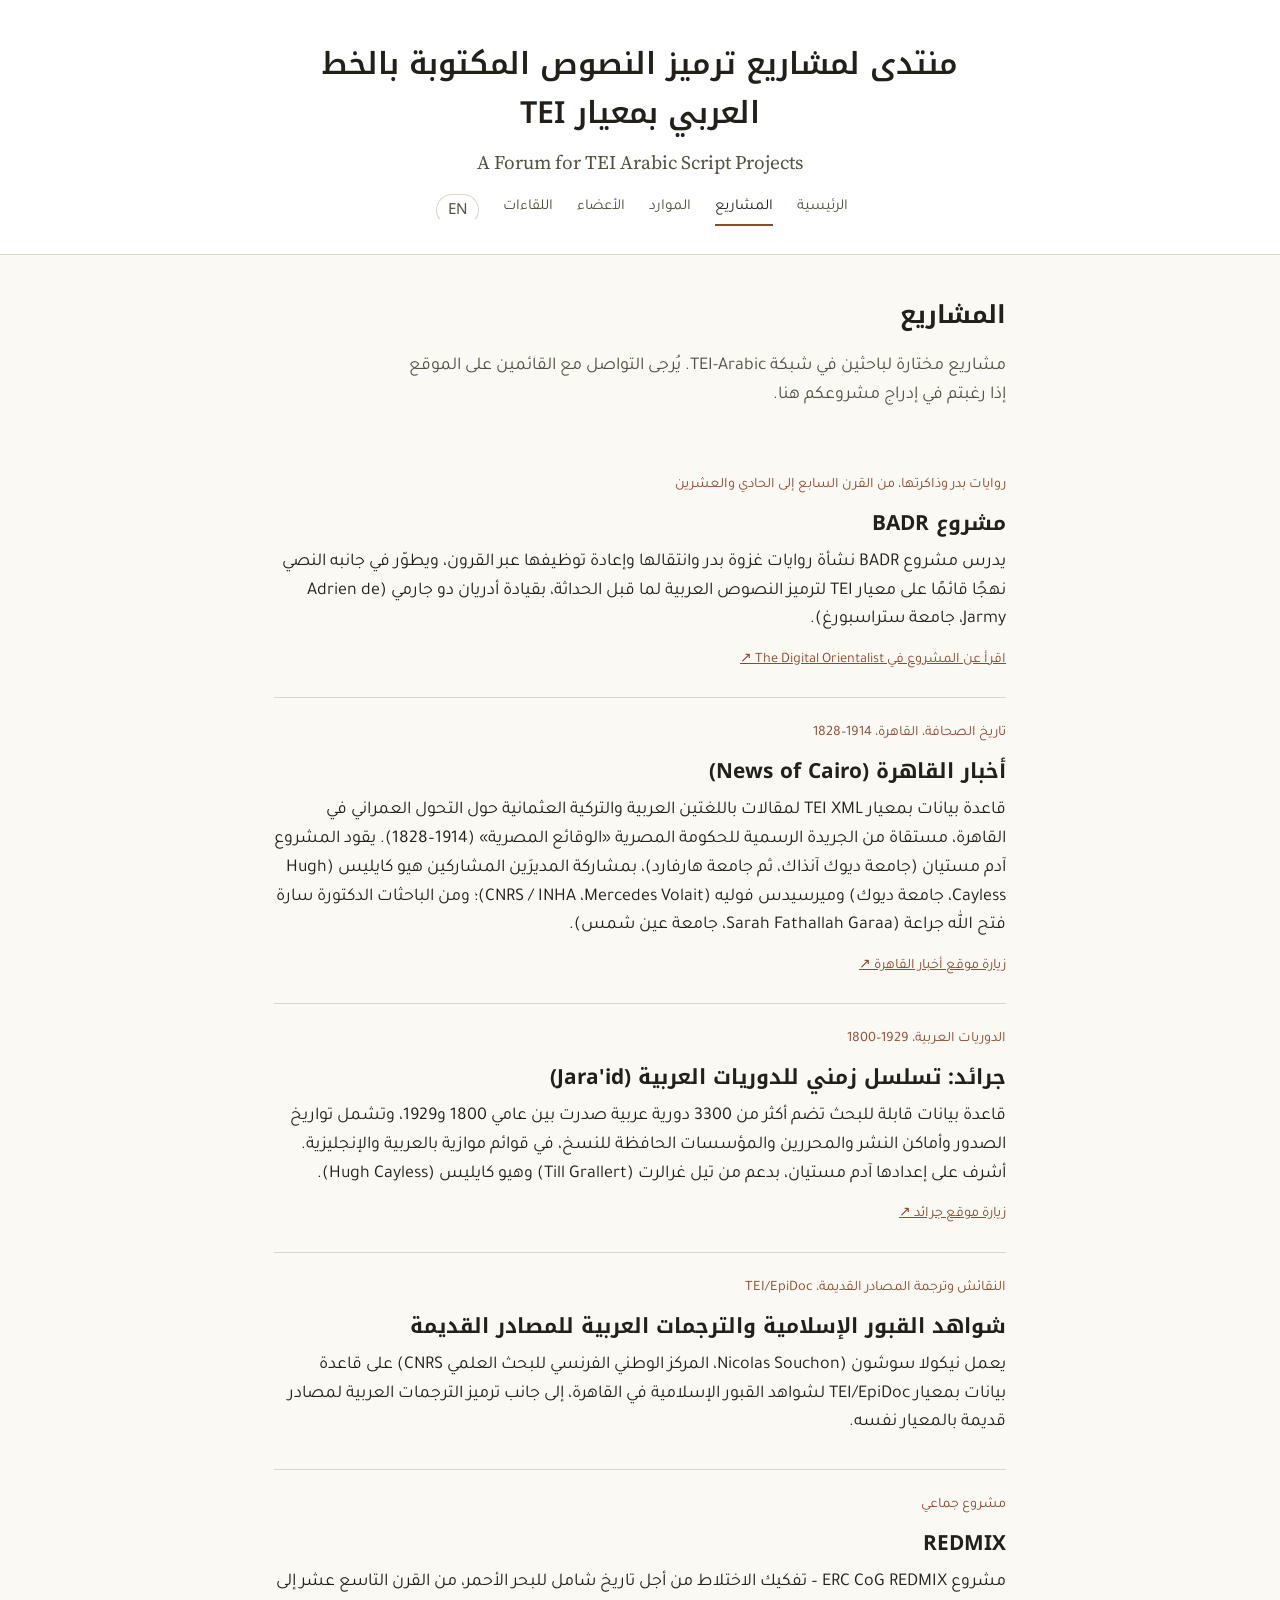
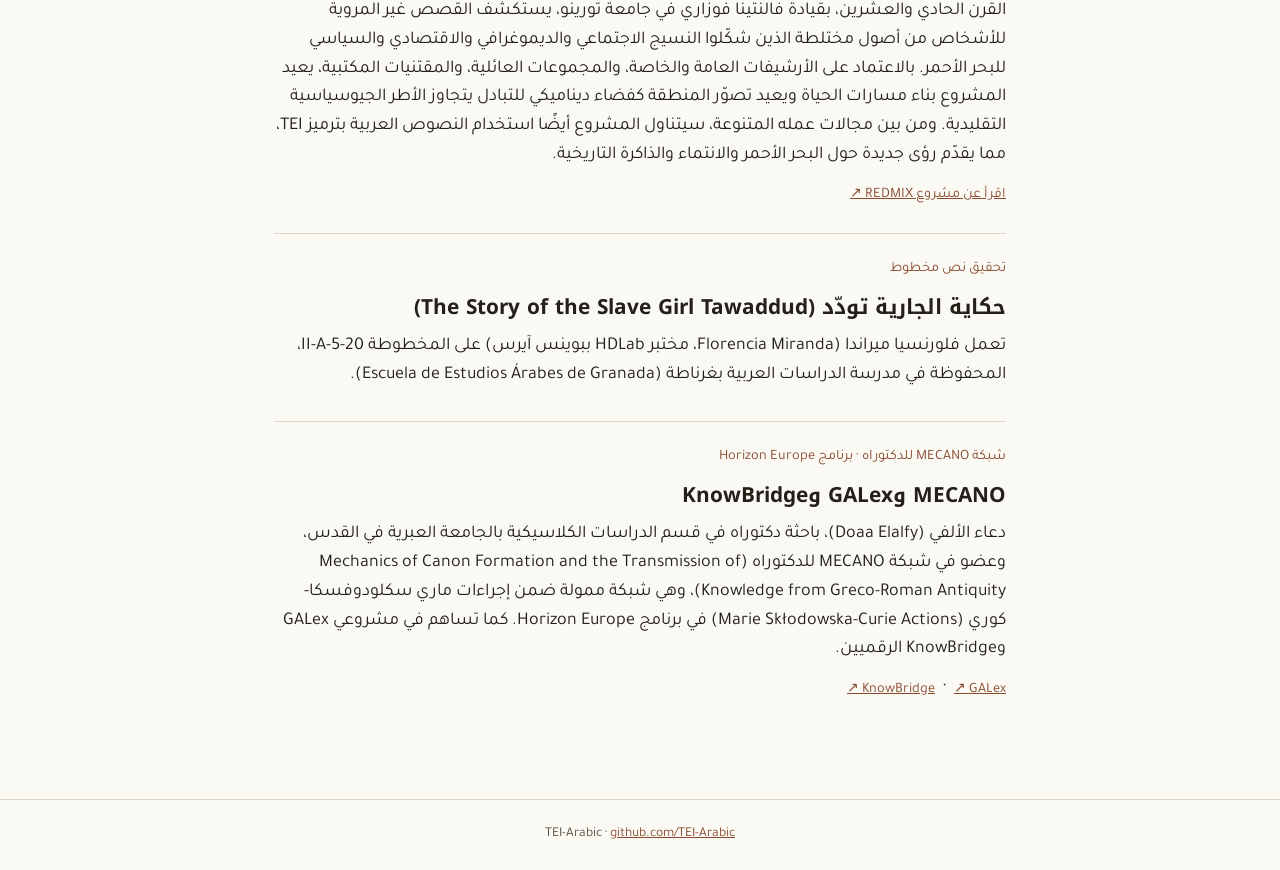
<file: projects-ar.html>
<!doctype html>
<html lang="ar" dir="rtl">
<head>
  <meta charset="utf-8">
  <meta name="viewport" content="width=device-width, initial-scale=1">
  <title>المشاريع – مبادرة ترميز النصوص المكتوبة بالخط العربي</title>
  <meta name="description" content="مشاريع لترميز النصوص المكتوبة بالخط العربي باستخدام TEI، بمساهمة أعضاء شبكة TEI-Arabic.">
  <link rel="canonical" href="https://tei-arabic.github.io/projects-ar.html">
  <link rel="alternate" hreflang="en" href="https://tei-arabic.github.io/projects.html">
  <link rel="alternate" hreflang="ar" href="https://tei-arabic.github.io/projects-ar.html">
  <link rel="alternate" hreflang="x-default" href="https://tei-arabic.github.io/projects.html">
  <meta property="og:type" content="website">
  <meta property="og:title" content="المشاريع – مبادرة ترميز النصوص المكتوبة بالخط العربي">
  <meta property="og:description" content="مشاريع لترميز النصوص المكتوبة بالخط العربي باستخدام TEI، بمساهمة أعضاء شبكة TEI-Arabic.">
  <meta property="og:url" content="https://tei-arabic.github.io/projects-ar.html">
  <link rel="preconnect" href="https://fonts.googleapis.com">
  <link rel="preconnect" href="https://fonts.gstatic.com" crossorigin>
  <link href="https://fonts.googleapis.com/css2?family=Source+Serif+4:wght@400;600&amp;family=Noto+Kufi+Arabic:wght@400;500;600;700&amp;family=Tajawal:wght@400;500;700&amp;display=swap" rel="stylesheet">
  <link rel="stylesheet" href="style.css">
</head>
<body>
  <a class="skip-link" href="#main-content">انتقل إلى المحتوى</a>

  <header class="site-header">
    <div class="site-header-inner">
      <p class="site-title"><a href="index-ar.html">منتدى لمشاريع ترميز النصوص المكتوبة بالخط العربي بمعيار <bdi dir="ltr">TEI</bdi></a></p>
      <p class="hero-subtitle" lang="en" dir="ltr">A Forum for TEI Arabic Script Projects</p>
      <nav class="site-nav" aria-label="التنقل الرئيسي">
        <a href="index-ar.html">الرئيسية</a>
        <a href="projects-ar.html" class="active" aria-current="page">المشاريع</a>
        <a href="resources-ar.html">الموارد</a>
        <a href="members-ar.html">الأعضاء</a>
        <a href="meetings-ar.html">اللقاءات</a>
        <a href="projects.html" class="lang-toggle" lang="en" dir="ltr" hreflang="en" aria-label="English">EN</a>
      </nav>
    </div>
  </header>

  <main id="main-content" tabindex="-1">
    <h1 class="page-title">المشاريع</h1>
    <p class="page-intro">
      مشاريع مختارة لباحثين في شبكة <bdi dir="ltr">TEI-Arabic</bdi>. يُرجى التواصل مع القائمين
      على الموقع إذا رغبتم في إدراج مشروعكم هنا.
    </p>

    <section class="project" id="project-badr">
      <p class="meta">روايات بدر وذاكرتها، من القرن السابع إلى الحادي والعشرين</p>
      <h2>مشروع <bdi dir="ltr">BADR</bdi></h2>
      <p>
        يدرس مشروع <bdi dir="ltr">BADR</bdi> نشأة روايات غزوة بدر وانتقالها وإعادة توظيفها عبر القرون،
        ويطوّر في جانبه النصي نهجًا قائمًا على معيار <bdi dir="ltr">TEI</bdi> لترميز النصوص العربية لما قبل الحداثة،
        بقيادة أدريان دو جارمي (<bdi dir="ltr">Adrien de Jarmy</bdi>، جامعة ستراسبورغ).
      </p>
      <a class="link" href="https://digitalorientalist.com/2026/02/03/the-badr-project-7th-21st-c-a-tei-based-approach-to-premodern-islamic-texts/" target="_blank" rel="noopener">اقرأ عن المشروع في <bdi lang="en" dir="ltr">The Digital Orientalist</bdi> &#8599;</a>
    </section>

    <section class="project" id="project-news-of-cairo">
      <p class="meta">تاريخ الصحافة، القاهرة، <bdi dir="ltr">1828–1914</bdi></p>
      <h2>أخبار القاهرة (<bdi lang="en" dir="ltr">News of Cairo</bdi>)</h2>
      <p>
        قاعدة بيانات بمعيار <bdi dir="ltr">TEI XML</bdi> لمقالات باللغتين العربية والتركية
        العثمانية حول التحول العمراني في القاهرة، مستقاة من الجريدة الرسمية
        للحكومة المصرية «الوقائع المصرية» (<bdi dir="ltr">1828–1914</bdi>). يقود المشروع آدم
        مستيان (جامعة ديوك آنذاك، ثم جامعة هارفارد)، بمشاركة المديرَين المشاركين هيو كايليس (<bdi dir="ltr">Hugh Cayless</bdi>، جامعة ديوك) وميرسيدس
        فوليه (<bdi dir="ltr">Mercedes Volait</bdi>، <bdi dir="ltr">CNRS / INHA</bdi>)؛ ومن الباحثات الدكتورة سارة فتح الله جراعة
        (<bdi dir="ltr">Sarah Fathallah Garaa</bdi>، جامعة عين شمس).
      </p>
      <a class="link" href="https://newsofcairo.org/" target="_blank" rel="noopener">زيارة موقع أخبار القاهرة &#8599;</a>
    </section>

    <section class="project" id="project-jaraid">
      <p class="meta">الدوريات العربية، <bdi dir="ltr">1800–1929</bdi></p>
      <h2>جرائد: تسلسل زمني للدوريات العربية (<bdi dir="ltr">Jara'id</bdi>)</h2>
      <p>
        قاعدة بيانات قابلة للبحث تضم أكثر من 3300 دورية عربية صدرت بين عامي
        1800 و1929، وتشمل تواريخ الصدور وأماكن النشر والمحررين والمؤسسات
        الحافظة للنسخ، في قوائم موازية بالعربية والإنجليزية. أشرف على إعدادها
        آدم مستيان، بدعم من تيل غرالرت (<bdi dir="ltr">Till Grallert</bdi>) وهيو كايليس
        (<bdi dir="ltr">Hugh Cayless</bdi>).
      </p>
      <a class="link" href="https://projectjaraid.github.io/" target="_blank" rel="noopener">زيارة موقع جرائد &#8599;</a>
    </section>

    <section class="project" id="project-epigraphy">
      <p class="meta">النقائش وترجمة المصادر القديمة، <bdi dir="ltr">TEI/EpiDoc</bdi></p>
      <h2>شواهد القبور الإسلامية والترجمات العربية للمصادر القديمة</h2>
      <p>
        يعمل نيكولا سوشون (<bdi dir="ltr">Nicolas Souchon</bdi>، المركز الوطني الفرنسي للبحث
        العلمي <bdi dir="ltr">CNRS</bdi>) على قاعدة بيانات بمعيار <bdi dir="ltr">TEI/EpiDoc</bdi> لشواهد القبور
        الإسلامية في القاهرة، إلى جانب ترميز الترجمات العربية لمصادر قديمة
        بالمعيار نفسه.
      </p>
    </section>

    <section class="project" id="project-redmix">
      <p class="meta">مشروع جماعي</p>
      <h2><bdi dir="ltr">REDMIX</bdi></h2>
      <p>
        مشروع <bdi dir="ltr">ERC CoG REDMIX</bdi> – تفكيك الاختلاط من أجل تاريخ شامل للبحر الأحمر، من القرن التاسع عشر إلى القرن الحادي والعشرين، بقيادة فالنتينا فوزاري في جامعة تورينو، يستكشف القصص غير المروية للأشخاص من أصول مختلطة الذين شكّلوا النسيج الاجتماعي والديموغرافي والاقتصادي والسياسي للبحر الأحمر.
        بالاعتماد على الأرشيفات العامة والخاصة، والمجموعات العائلية، والمقتنيات المكتبية، يعيد المشروع بناء مسارات الحياة ويعيد تصوّر المنطقة كفضاء ديناميكي للتبادل يتجاوز الأطر الجيوسياسية التقليدية. ومن بين مجالات عمله المتنوعة، سيتناول المشروع أيضًا استخدام النصوص العربية بترميز <bdi dir="ltr">TEI</bdi>، مما يقدّم رؤى جديدة حول البحر الأحمر والانتماء والذاكرة التاريخية.
      </p>
      <a class="link" href="https://redmix.eu/" target="_blank" rel="noopener">اقرأ عن مشروع <bdi dir="ltr">REDMIX</bdi> &#8599;</a>
    </section>

    <section class="project" id="project-tawaddud">
      <p class="meta">تحقيق نص مخطوط</p>
      <h2>حكاية الجارية تودّد (<bdi lang="en" dir="ltr">The Story of the Slave Girl Tawaddud</bdi>)</h2>
      <p>
        تعمل فلورنسيا ميراندا (<bdi dir="ltr">Florencia Miranda</bdi>، مختبر <bdi dir="ltr">HDLab</bdi> ببوينس آيرس)
        على المخطوطة <bdi dir="ltr">II-A-5-20</bdi>، المحفوظة في مدرسة الدراسات العربية بغرناطة
        (<bdi lang="es" dir="ltr">Escuela de Estudios Árabes de Granada</bdi>).
      </p>
    </section>

    <section class="project" id="project-mecano-galex-knowbridge">
      <p class="meta">شبكة <bdi dir="ltr">MECANO</bdi> للدكتوراه &middot; برنامج <bdi lang="en" dir="ltr">Horizon Europe</bdi></p>
      <h2><bdi dir="ltr">MECANO</bdi> و<bdi dir="ltr">GALex</bdi> و<bdi dir="ltr">KnowBridge</bdi></h2>
      <p>
        دعاء الألفي (<bdi dir="ltr">Doaa Elalfy</bdi>)، باحثة دكتوراه في قسم الدراسات الكلاسيكية
        بالجامعة العبرية في القدس، وعضو في شبكة <bdi dir="ltr">MECANO</bdi> للدكتوراه
        (<bdi lang="en" dir="ltr">Mechanics of Canon Formation and the Transmission of Knowledge from Greco-Roman Antiquity</bdi>)،
        وهي شبكة ممولة ضمن إجراءات ماري سكلودوفسكا-كوري
        (<bdi lang="en" dir="ltr">Marie Skłodowska-Curie Actions</bdi>) في برنامج
        <bdi lang="en" dir="ltr">Horizon Europe</bdi>. كما تساهم في مشروعي <bdi dir="ltr">GALex</bdi> و<bdi dir="ltr">KnowBridge</bdi> الرقميين.
      </p>
      <p>
        <a class="link" href="https://fariselshammouty.github.io/galex-digital/" target="_blank" rel="noopener"><bdi dir="ltr">GALex</bdi> &#8599;</a>
        &nbsp;&middot;&nbsp;
        <a class="link" href="https://fariselshammouty.github.io/knowbridge/" target="_blank" rel="noopener"><bdi dir="ltr">KnowBridge</bdi> &#8599;</a>
      </p>
    </section>
  </main>

  <footer class="site-footer">
    <span lang="en" dir="ltr">TEI-Arabic &middot; <a href="https://github.com/TEI-Arabic">github.com/TEI-Arabic</a></span>
  </footer>

</body>
</html>
</file>
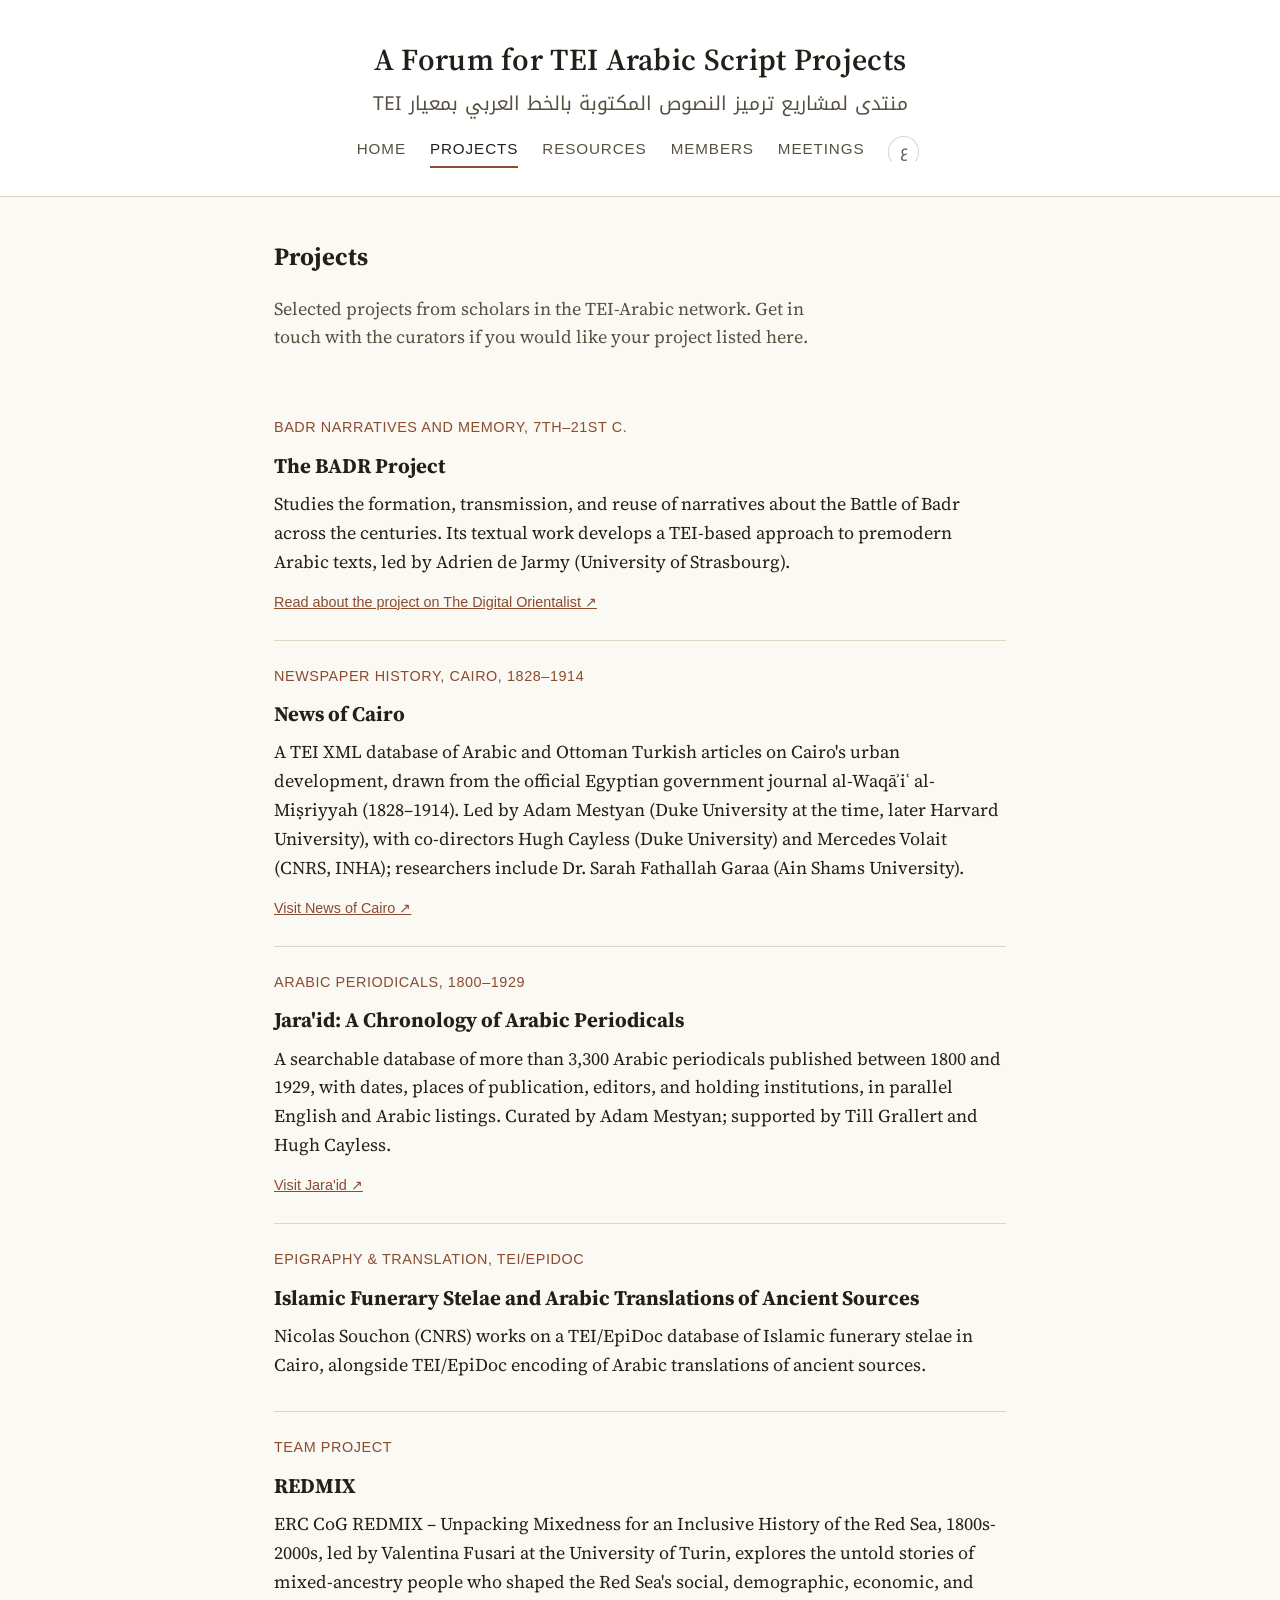
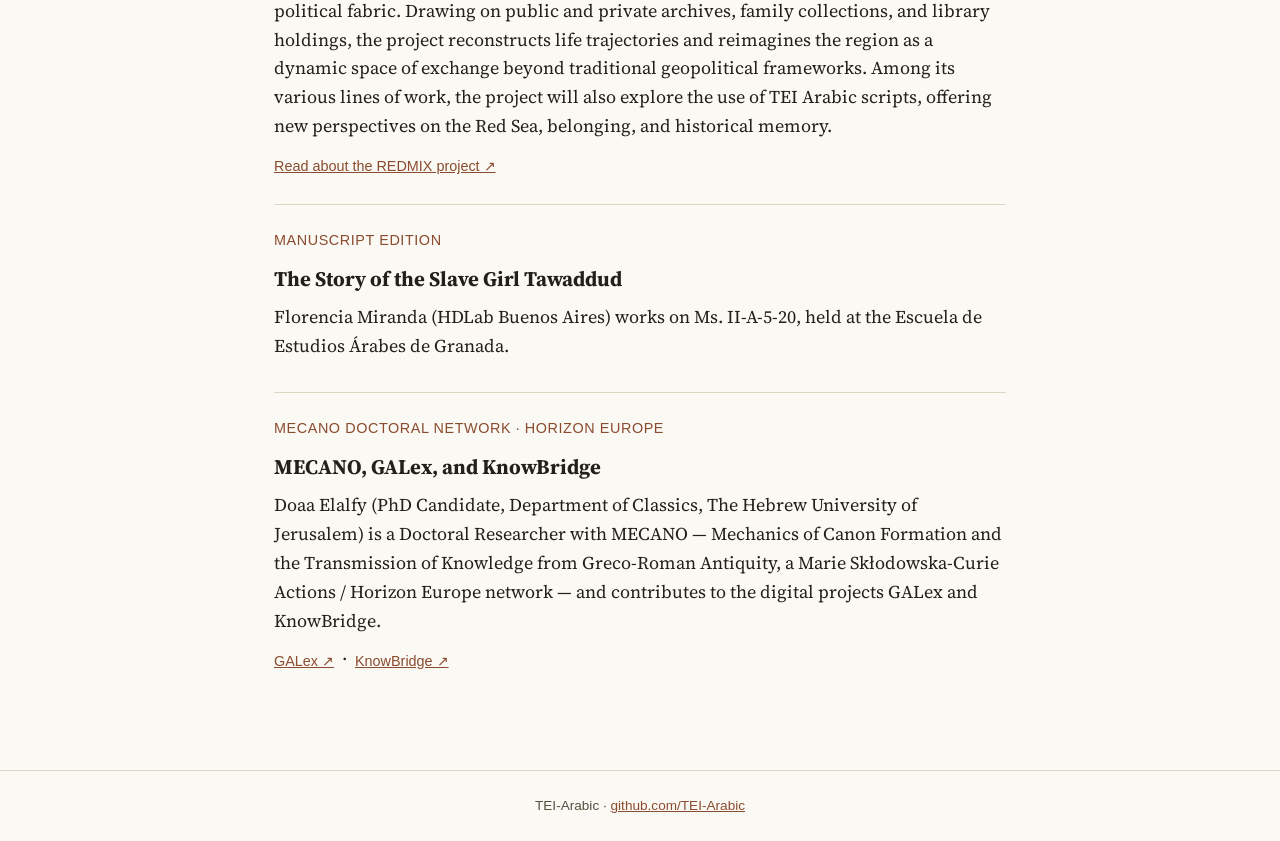
<file: projects.html>
<!doctype html>
<html lang="en">
<head>
  <meta charset="utf-8">
  <meta name="viewport" content="width=device-width, initial-scale=1">
  <title>Projects – Text Encoding Initiative, Arabic Script Texts</title>
  <meta name="description" content="Projects encoding Arabic-script texts with TEI, contributed by members of the TEI-Arabic network.">
  <link rel="canonical" href="https://tei-arabic.github.io/projects.html">
  <link rel="alternate" hreflang="en" href="https://tei-arabic.github.io/projects.html">
  <link rel="alternate" hreflang="ar" href="https://tei-arabic.github.io/projects-ar.html">
  <link rel="alternate" hreflang="x-default" href="https://tei-arabic.github.io/projects.html">
  <meta property="og:type" content="website">
  <meta property="og:title" content="Projects – Text Encoding Initiative, Arabic Script Texts">
  <meta property="og:description" content="Projects encoding Arabic-script texts with TEI, contributed by members of the TEI-Arabic network.">
  <meta property="og:url" content="https://tei-arabic.github.io/projects.html">
  <link rel="preconnect" href="https://fonts.googleapis.com">
  <link rel="preconnect" href="https://fonts.gstatic.com" crossorigin>
  <link href="https://fonts.googleapis.com/css2?family=Source+Serif+4:wght@400;600&amp;family=Noto+Kufi+Arabic:wght@400;500;600;700&amp;family=Tajawal:wght@400;500;700&amp;display=swap" rel="stylesheet">
  <link rel="stylesheet" href="style.css">
</head>
<body>
  <a class="skip-link" href="#main-content">Skip to content</a>

  <header class="site-header">
    <div class="site-header-inner">
      <p class="site-title"><a href="index.html">A Forum for TEI Arabic Script Projects</a></p>
      <p class="hero-subtitle" lang="ar" dir="rtl">منتدى لمشاريع ترميز النصوص المكتوبة بالخط العربي بمعيار <bdi dir="ltr">TEI</bdi></p>
      <nav class="site-nav" aria-label="Main navigation">
        <a href="index.html">Home</a>
        <a href="projects.html" class="active" aria-current="page">Projects</a>
        <a href="resources.html">Resources</a>
        <a href="members.html">Members</a>
        <a href="meetings.html">Meetings</a>
        <a href="projects-ar.html" class="lang-toggle" lang="ar" dir="rtl" hreflang="ar" aria-label="العربية">ع</a>
      </nav>
    </div>
  </header>

  <main id="main-content" tabindex="-1">
    <h1 class="page-title">Projects</h1>
    <p class="page-intro">
      Selected projects from scholars in the TEI-Arabic network. Get in touch
      with the curators if you would like your project listed here.
    </p>

    <section class="project" id="project-badr">
      <p class="meta">Badr narratives and memory, 7th–21st c.</p>
      <h2>The BADR Project</h2>
      <p>
        Studies the formation, transmission, and reuse of narratives about the
        Battle of Badr across the centuries. Its textual work develops a
        TEI-based approach to premodern Arabic texts, led by Adrien de Jarmy
        (University of Strasbourg).
      </p>
      <a class="link" href="https://digitalorientalist.com/2026/02/03/the-badr-project-7th-21st-c-a-tei-based-approach-to-premodern-islamic-texts/" target="_blank" rel="noopener">Read about the project on The Digital Orientalist &#8599;</a>
    </section>

    <section class="project" id="project-news-of-cairo">
      <p class="meta">Newspaper history, Cairo, 1828–1914</p>
      <h2>News of Cairo</h2>
      <p>
        A TEI XML database of Arabic and Ottoman Turkish articles on Cairo's
        urban development, drawn from the official Egyptian government
        journal al-Waqāʾiʿ al-Miṣriyyah (1828–1914). Led by Adam Mestyan
        (Duke University at the time, later Harvard University), with co-directors Hugh Cayless (Duke University)
        and Mercedes Volait (CNRS, INHA); researchers include Dr. Sarah
        Fathallah Garaa (Ain Shams University).
      </p>
      <a class="link" href="https://newsofcairo.org/" target="_blank" rel="noopener">Visit News of Cairo &#8599;</a>
    </section>

    <section class="project" id="project-jaraid">
      <p class="meta">Arabic periodicals, 1800–1929</p>
      <h2>Jara'id: A Chronology of Arabic Periodicals</h2>
      <p>
        A searchable database of more than 3,300 Arabic periodicals
        published between 1800 and 1929, with dates, places of publication,
        editors, and holding institutions, in parallel English and Arabic
        listings. Curated by Adam Mestyan; supported by Till Grallert and Hugh Cayless.
      </p>
      <a class="link" href="https://projectjaraid.github.io/" target="_blank" rel="noopener">Visit Jara'id &#8599;</a>
    </section>

    <section class="project" id="project-epigraphy">
      <p class="meta">Epigraphy &amp; translation, TEI/EpiDoc</p>
      <h2>Islamic Funerary Stelae and Arabic Translations of Ancient Sources</h2>
      <p>
        Nicolas Souchon (CNRS) works on a TEI/EpiDoc database of Islamic
        funerary stelae in Cairo, alongside TEI/EpiDoc encoding of Arabic
        translations of ancient sources.
      </p>
    </section>

    <section class="project" id="project-redmix">
      <p class="meta">Team project</p>
      <h2>REDMIX</h2>
      <p>
        ERC CoG REDMIX – Unpacking Mixedness for an Inclusive History of the Red Sea, 1800s-2000s, led by Valentina Fusari at the University of Turin, explores the untold stories of mixed-ancestry people who shaped the Red Sea's social, demographic, economic, and political fabric.
        Drawing on public and private archives, family collections, and library holdings, the project reconstructs life trajectories and reimagines the region as a dynamic space of exchange beyond traditional geopolitical frameworks. Among its various lines of work, the project will also explore the use of TEI Arabic scripts, offering new perspectives on the Red Sea, belonging, and historical memory.
      </p>
      <a class="link" href="https://redmix.eu/" target="_blank" rel="noopener">Read about the REDMIX project &#8599;</a>
    </section>

    <section class="project" id="project-tawaddud">
      <p class="meta">Manuscript edition</p>
      <h2>The Story of the Slave Girl Tawaddud</h2>
      <p>
        Florencia Miranda (HDLab Buenos Aires) works on Ms. II-A-5-20,
        held at the Escuela de Estudios Árabes de Granada.
      </p>
    </section>

    <section class="project" id="project-mecano-galex-knowbridge">
      <p class="meta">MECANO Doctoral Network &middot; Horizon Europe</p>
      <h2>MECANO, GALex, and KnowBridge</h2>
      <p>
        Doaa Elalfy (PhD Candidate, Department of Classics, The Hebrew
        University of Jerusalem) is a Doctoral Researcher with MECANO —
        Mechanics of Canon Formation and the Transmission of Knowledge from
        Greco-Roman Antiquity, a Marie Skłodowska-Curie Actions / Horizon
        Europe network — and contributes to the digital projects GALex and
        KnowBridge.
      </p>
      <p>
        <a class="link" href="https://fariselshammouty.github.io/galex-digital/" target="_blank" rel="noopener">GALex &#8599;</a>
        &nbsp;&middot;&nbsp;
        <a class="link" href="https://fariselshammouty.github.io/knowbridge/" target="_blank" rel="noopener">KnowBridge &#8599;</a>
      </p>
    </section>

  </main>

  <footer class="site-footer">
    <span lang="en" dir="ltr">TEI-Arabic &middot; <a href="https://github.com/TEI-Arabic">github.com/TEI-Arabic</a></span>
  </footer>

</body>
</html>
</file>
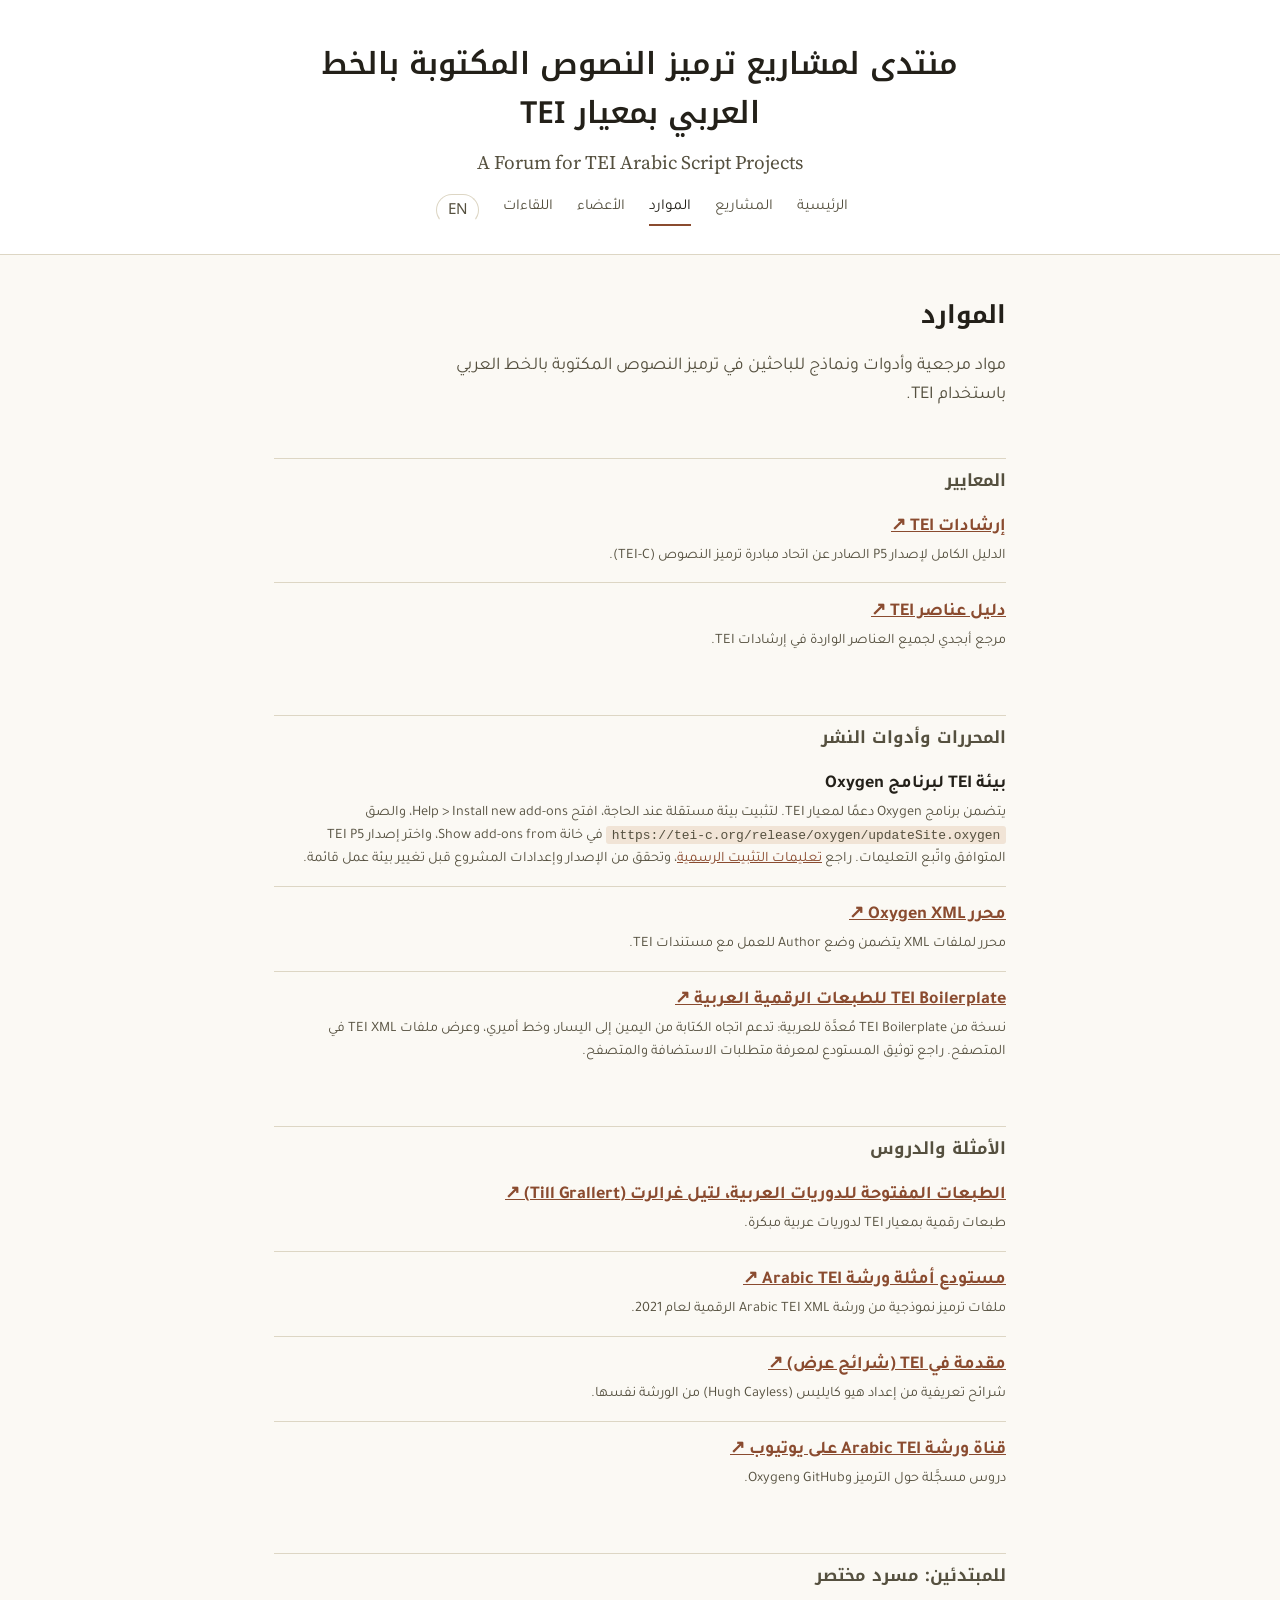
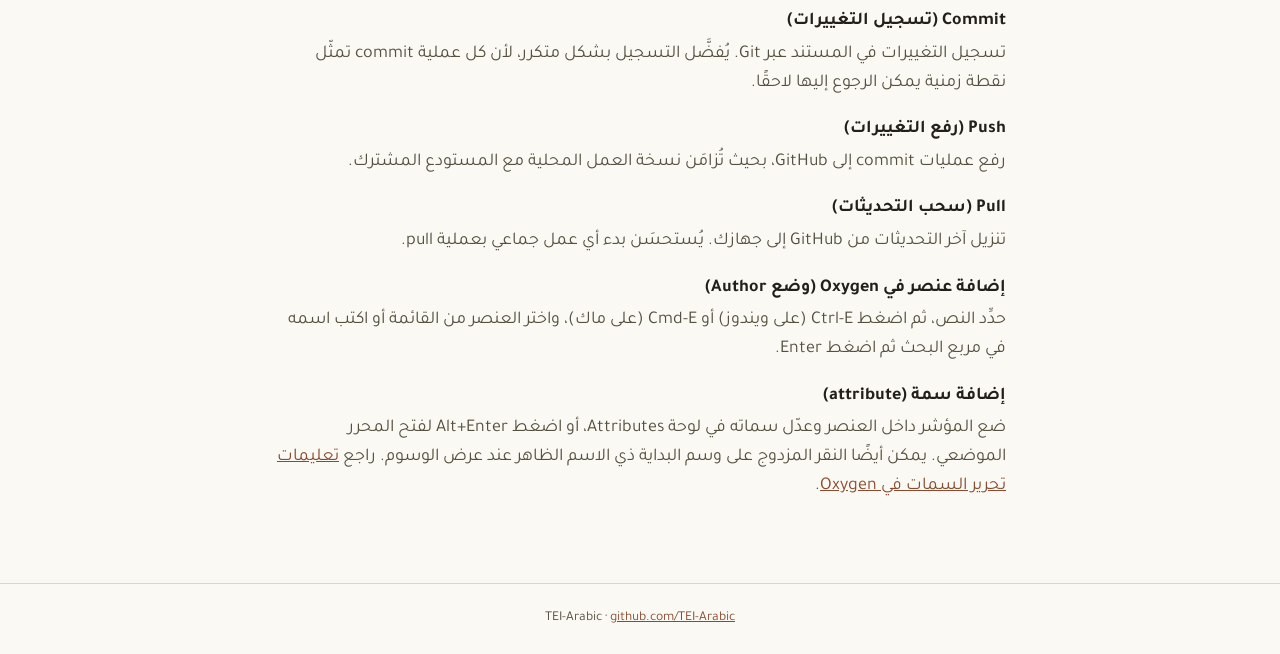
<file: resources-ar.html>
<!doctype html>
<html lang="ar" dir="rtl">
<head>
  <meta charset="utf-8">
  <meta name="viewport" content="width=device-width, initial-scale=1">
  <title>الموارد – مبادرة ترميز النصوص المكتوبة بالخط العربي</title>
  <meta name="description" content="مواد مرجعية وأدوات لترميز النصوص المكتوبة بالخط العربي باستخدام TEI.">
  <link rel="canonical" href="https://tei-arabic.github.io/resources-ar.html">
  <link rel="alternate" hreflang="en" href="https://tei-arabic.github.io/resources.html">
  <link rel="alternate" hreflang="ar" href="https://tei-arabic.github.io/resources-ar.html">
  <link rel="alternate" hreflang="x-default" href="https://tei-arabic.github.io/resources.html">
  <meta property="og:type" content="website">
  <meta property="og:title" content="الموارد – مبادرة ترميز النصوص المكتوبة بالخط العربي">
  <meta property="og:description" content="مواد مرجعية وأدوات لترميز النصوص المكتوبة بالخط العربي باستخدام TEI.">
  <meta property="og:url" content="https://tei-arabic.github.io/resources-ar.html">
  <link rel="preconnect" href="https://fonts.googleapis.com">
  <link rel="preconnect" href="https://fonts.gstatic.com" crossorigin>
  <link href="https://fonts.googleapis.com/css2?family=Source+Serif+4:wght@400;600&amp;family=Noto+Kufi+Arabic:wght@400;500;600;700&amp;family=Tajawal:wght@400;500;700&amp;display=swap" rel="stylesheet">
  <link rel="stylesheet" href="style.css">
</head>
<body>
  <a class="skip-link" href="#main-content">انتقل إلى المحتوى</a>

  <header class="site-header">
    <div class="site-header-inner">
      <p class="site-title"><a href="index-ar.html">منتدى لمشاريع ترميز النصوص المكتوبة بالخط العربي بمعيار <bdi dir="ltr">TEI</bdi></a></p>
      <p class="hero-subtitle" lang="en" dir="ltr">A Forum for TEI Arabic Script Projects</p>
      <nav class="site-nav" aria-label="التنقل الرئيسي">
        <a href="index-ar.html">الرئيسية</a>
        <a href="projects-ar.html">المشاريع</a>
        <a href="resources-ar.html" class="active" aria-current="page">الموارد</a>
        <a href="members-ar.html">الأعضاء</a>
        <a href="meetings-ar.html">اللقاءات</a>
        <a href="resources.html" class="lang-toggle" lang="en" dir="ltr" hreflang="en" aria-label="English">EN</a>
      </nav>
    </div>
  </header>

  <main id="main-content" tabindex="-1">
    <h1 class="page-title">الموارد</h1>
    <p class="page-intro">
      مواد مرجعية وأدوات ونماذج للباحثين في ترميز النصوص المكتوبة بالخط العربي باستخدام
      <bdi dir="ltr">TEI</bdi>.
    </p>

    <h2 class="section-heading">المعايير</h2>
    <ul class="resource-list">
      <li>
        <a class="r-title" href="https://tei-c.org/release/doc/tei-p5-doc/en/html/index.html" target="_blank" rel="noopener">إرشادات <bdi dir="ltr">TEI</bdi> &#8599;</a>
        <span class="r-note">الدليل الكامل لإصدار <bdi dir="ltr">P5</bdi> الصادر عن اتحاد مبادرة ترميز النصوص (<bdi dir="ltr">TEI-C</bdi>).</span>
      </li>
      <li>
        <a class="r-title" href="https://tei-c.org/release/doc/tei-p5-doc/en/html/REF-ELEMENTS.html" target="_blank" rel="noopener">دليل عناصر <bdi dir="ltr">TEI</bdi> &#8599;</a>
        <span class="r-note">مرجع أبجدي لجميع العناصر الواردة في إرشادات <bdi dir="ltr">TEI</bdi>.</span>
      </li>
    </ul>

    <h2 class="section-heading">المحررات وأدوات النشر</h2>
    <ul class="resource-list">
      <li>
        <span class="r-title">بيئة <bdi dir="ltr">TEI</bdi> لبرنامج <bdi dir="ltr">Oxygen</bdi></span>
        <span class="r-note">يتضمن برنامج <bdi dir="ltr">Oxygen</bdi> دعمًا لمعيار <bdi dir="ltr">TEI</bdi>. لتثبيت بيئة مستقلة عند الحاجة، افتح <bdi lang="en" dir="ltr">Help &gt; Install new add-ons</bdi>، والصق <code dir="ltr">https://tei-c.org/release/oxygen/updateSite.oxygen</code> في خانة <bdi lang="en" dir="ltr">Show add-ons from</bdi>، واختر إصدار <bdi dir="ltr">TEI P5</bdi> المتوافق واتّبع التعليمات. راجع <a href="https://www.oxygenxml.com/doc/versions/28.1/ug-editor/topics/installing-and-updating-add-ons.html" target="_blank" rel="noopener">تعليمات التثبيت الرسمية</a>، وتحقق من الإصدار وإعدادات المشروع قبل تغيير بيئة عمل قائمة.</span>
      </li>
      <li>
        <a class="r-title" href="https://www.oxygenxml.com/xml_editor/download_oxygenxml_editor.html" target="_blank" rel="noopener">محرر <bdi dir="ltr">Oxygen XML</bdi> &#8599;</a>
        <span class="r-note">محرر لملفات <bdi dir="ltr">XML</bdi> يتضمن وضع <bdi lang="en" dir="ltr">Author</bdi> للعمل مع مستندات <bdi dir="ltr">TEI</bdi>.</span>
      </li>
      <li>
        <a class="r-title" href="https://github.com/OpenArabicPE/tei-boilerplate-arabic-editions" target="_blank" rel="noopener"><bdi dir="ltr">TEI Boilerplate</bdi> للطبعات الرقمية العربية &#8599;</a>
        <span class="r-note">نسخة من <bdi dir="ltr">TEI Boilerplate</bdi> مُعدَّة للعربية: تدعم اتجاه الكتابة من اليمين إلى اليسار، وخط أميري، وعرض ملفات <bdi dir="ltr">TEI XML</bdi> في المتصفح. راجع توثيق المستودع لمعرفة متطلبات الاستضافة والمتصفح.</span>
      </li>
    </ul>

    <h2 class="section-heading">الأمثلة والدروس</h2>
    <ul class="resource-list">
      <li>
        <a class="r-title" href="https://openarabicpe.github.io/" target="_blank" rel="noopener">الطبعات المفتوحة للدوريات العربية، لتيل غرالرت (<bdi dir="ltr">Till Grallert</bdi>) &#8599;</a>
        <span class="r-note">طبعات رقمية بمعيار <bdi dir="ltr">TEI</bdi> لدوريات عربية مبكرة.</span>
      </li>
      <li>
        <a class="r-title" href="https://github.com/Arabic-TEI-Workshop/examples" target="_blank" rel="noopener">مستودع أمثلة ورشة <bdi lang="en" dir="ltr">Arabic TEI</bdi> &#8599;</a>
        <span class="r-note">ملفات ترميز نموذجية من ورشة <bdi lang="en" dir="ltr">Arabic TEI XML</bdi> الرقمية لعام 2021.</span>
      </li>
      <li>
        <a class="r-title" href="https://docs.google.com/presentation/d/1HQI0Bmf457NpJ-L9wo4O9amV-jrX97p3q_OBmmGPTdE/edit?usp=sharing" target="_blank" rel="noopener">مقدمة في <bdi dir="ltr">TEI</bdi> (شرائح عرض) &#8599;</a>
        <span class="r-note">شرائح تعريفية من إعداد هيو كايليس (<bdi dir="ltr">Hugh Cayless</bdi>) من الورشة نفسها.</span>
      </li>
      <li>
        <a class="r-title" href="https://www.youtube.com/channel/UCk8EB6JpxMvOeQAUH9hL2Aw" target="_blank" rel="noopener">قناة ورشة <bdi lang="en" dir="ltr">Arabic TEI</bdi> على يوتيوب &#8599;</a>
        <span class="r-note">دروس مسجَّلة حول الترميز و<bdi dir="ltr">GitHub</bdi> و<bdi dir="ltr">Oxygen</bdi>.</span>
      </li>
    </ul>

    <h2 class="section-heading">للمبتدئين: مسرد مختصر</h2>
    <dl class="glossary">
      <dt><bdi dir="ltr">Commit</bdi> (تسجيل التغييرات)</dt>
      <dd>تسجيل التغييرات في المستند عبر <bdi dir="ltr">Git</bdi>. يُفضَّل التسجيل بشكل متكرر، لأن كل عملية <bdi dir="ltr">commit</bdi> تمثّل نقطة زمنية يمكن الرجوع إليها لاحقًا.</dd>

      <dt><bdi dir="ltr">Push</bdi> (رفع التغييرات)</dt>
      <dd>رفع عمليات <bdi dir="ltr">commit</bdi> إلى <bdi dir="ltr">GitHub</bdi>، بحيث تُزامَن نسخة العمل المحلية مع المستودع المشترك.</dd>

      <dt><bdi dir="ltr">Pull</bdi> (سحب التحديثات)</dt>
      <dd>تنزيل آخر التحديثات من <bdi dir="ltr">GitHub</bdi> إلى جهازك. يُستحسَن بدء أي عمل جماعي بعملية <bdi dir="ltr">pull</bdi>.</dd>

      <dt>إضافة عنصر في <bdi dir="ltr">Oxygen</bdi> (وضع <bdi lang="en" dir="ltr">Author</bdi>)</dt>
      <dd>حدِّد النص، ثم اضغط <bdi dir="ltr">Ctrl-E</bdi> (على ويندوز) أو <bdi dir="ltr">Cmd-E</bdi> (على ماك)، واختر العنصر من القائمة أو اكتب اسمه في مربع البحث ثم اضغط <bdi dir="ltr">Enter</bdi>.</dd>

      <dt>إضافة سمة (<bdi lang="en" dir="ltr">attribute</bdi>)</dt>
      <dd>ضع المؤشر داخل العنصر وعدّل سماته في لوحة <bdi lang="en" dir="ltr">Attributes</bdi>، أو اضغط <bdi dir="ltr">Alt+Enter</bdi> لفتح المحرر الموضعي. يمكن أيضًا النقر المزدوج على وسم البداية ذي الاسم الظاهر عند عرض الوسوم. راجع <a href="https://www.oxygenxml.com/doc/versions/27.1/ug-author/topics/editing-attributes-author-mode.html" target="_blank" rel="noopener">تعليمات تحرير السمات في <bdi dir="ltr">Oxygen</bdi></a>.</dd>
    </dl>
  </main>

  <footer class="site-footer">
    <span lang="en" dir="ltr">TEI-Arabic &middot; <a href="https://github.com/TEI-Arabic">github.com/TEI-Arabic</a></span>
  </footer>

</body>
</html>
</file>
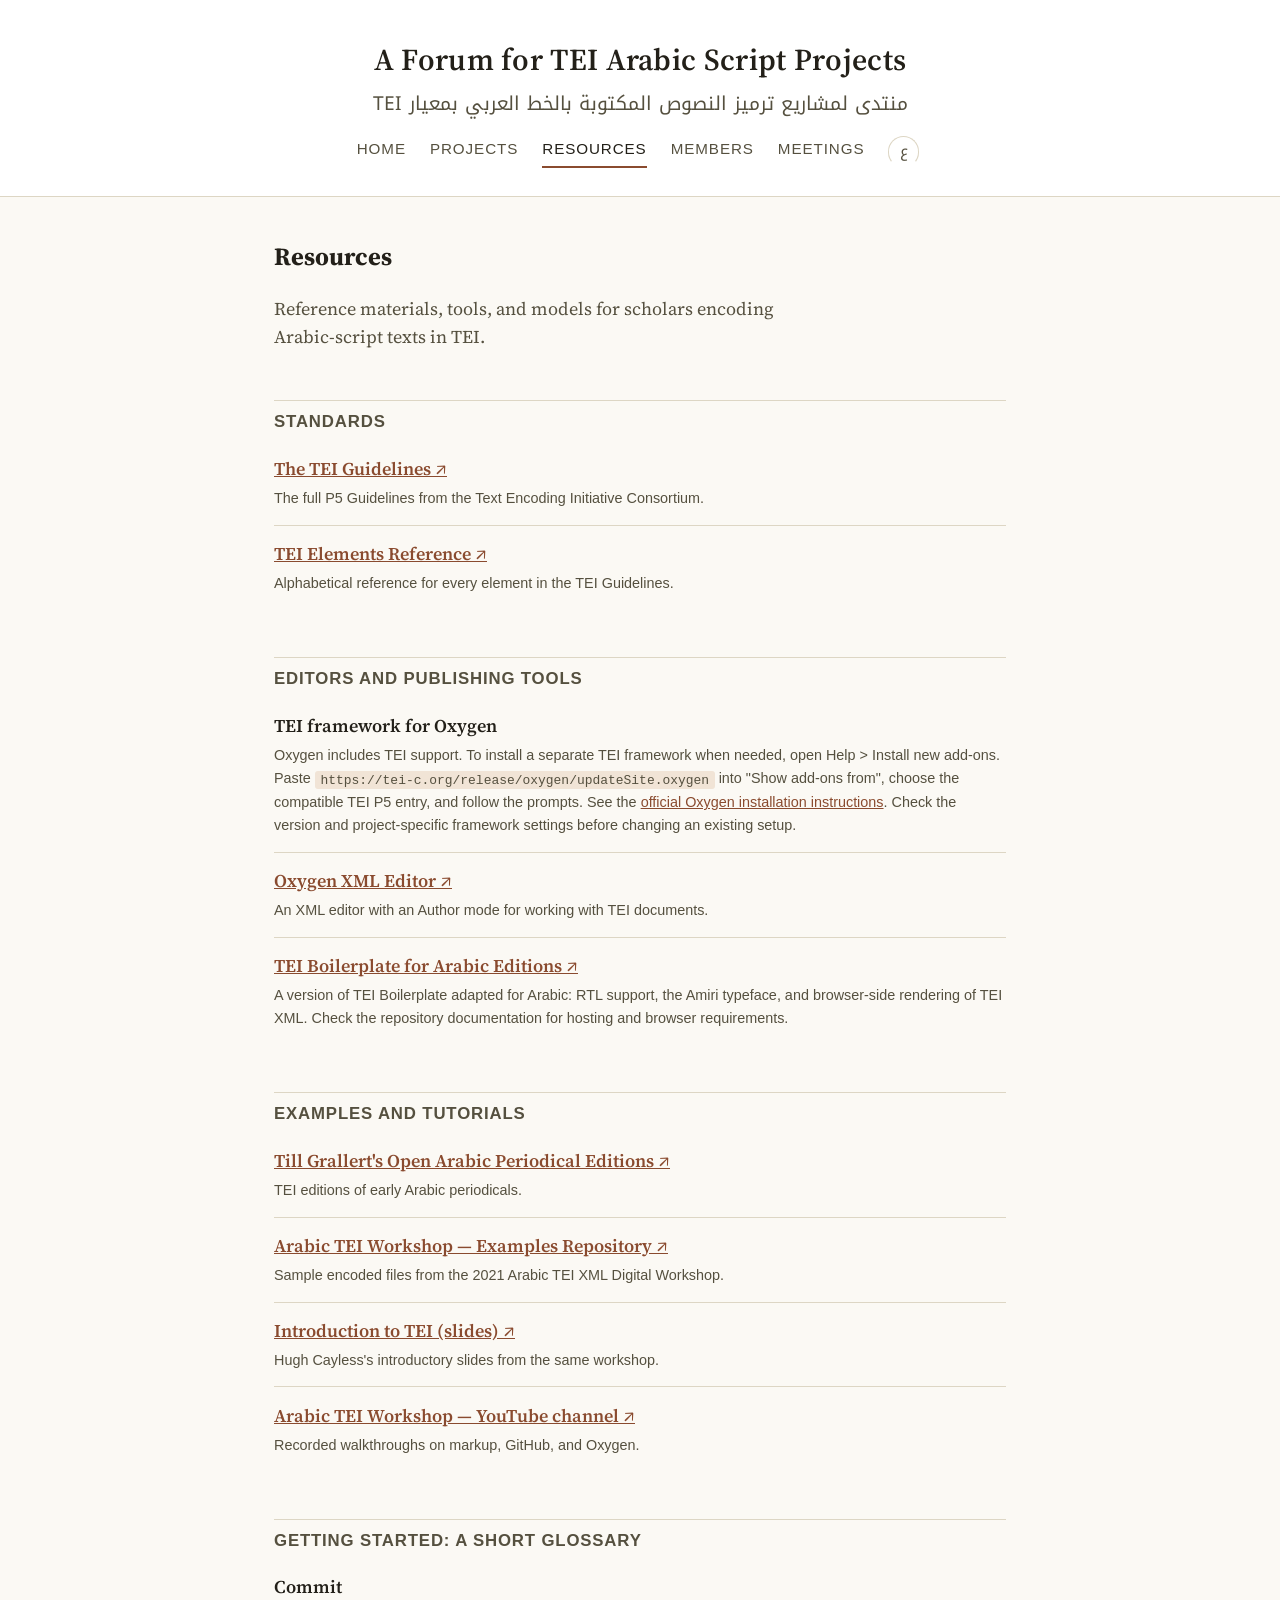
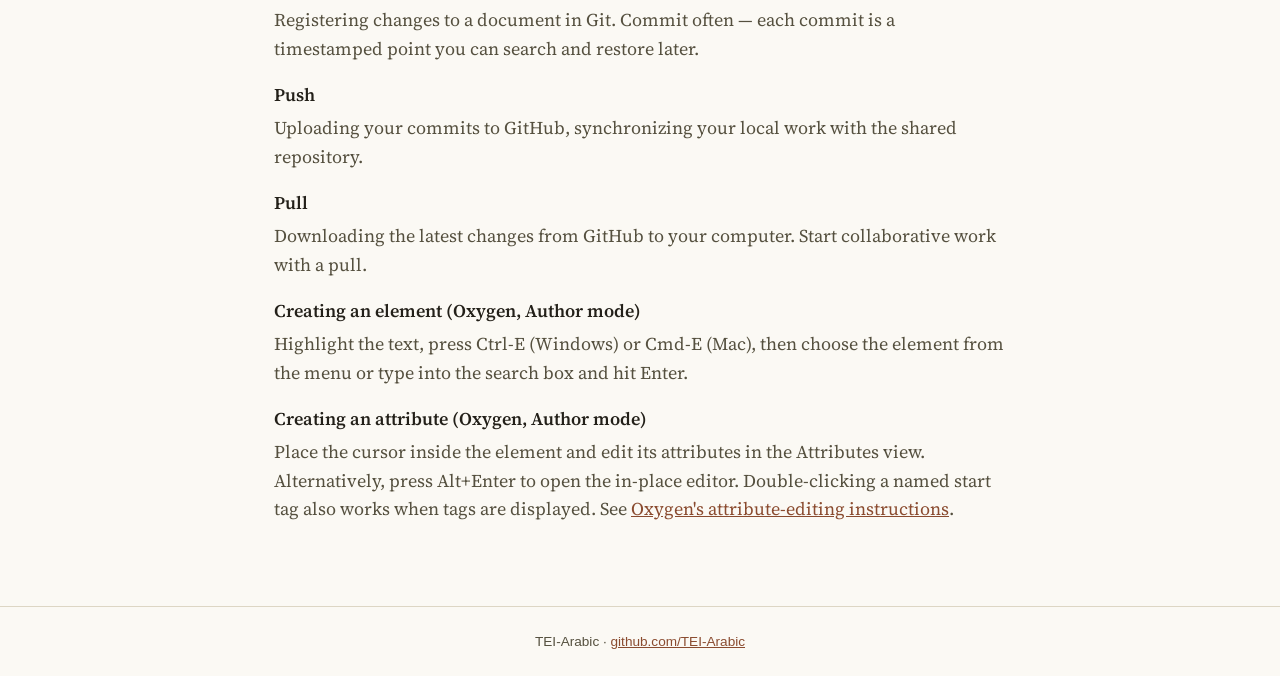
<file: resources.html>
<!doctype html>
<html lang="en">
<head>
  <meta charset="utf-8">
  <meta name="viewport" content="width=device-width, initial-scale=1">
  <title>Resources – Text Encoding Initiative, Arabic Script Texts</title>
  <meta name="description" content="Reference materials and tools for encoding Arabic-script texts in TEI.">
  <link rel="canonical" href="https://tei-arabic.github.io/resources.html">
  <link rel="alternate" hreflang="en" href="https://tei-arabic.github.io/resources.html">
  <link rel="alternate" hreflang="ar" href="https://tei-arabic.github.io/resources-ar.html">
  <link rel="alternate" hreflang="x-default" href="https://tei-arabic.github.io/resources.html">
  <meta property="og:type" content="website">
  <meta property="og:title" content="Resources – Text Encoding Initiative, Arabic Script Texts">
  <meta property="og:description" content="Reference materials and tools for encoding Arabic-script texts in TEI.">
  <meta property="og:url" content="https://tei-arabic.github.io/resources.html">
  <link rel="preconnect" href="https://fonts.googleapis.com">
  <link rel="preconnect" href="https://fonts.gstatic.com" crossorigin>
  <link href="https://fonts.googleapis.com/css2?family=Source+Serif+4:wght@400;600&amp;family=Noto+Kufi+Arabic:wght@400;500;600;700&amp;family=Tajawal:wght@400;500;700&amp;display=swap" rel="stylesheet">
  <link rel="stylesheet" href="style.css">
</head>
<body>
  <a class="skip-link" href="#main-content">Skip to content</a>

  <header class="site-header">
    <div class="site-header-inner">
      <p class="site-title"><a href="index.html">A Forum for TEI Arabic Script Projects</a></p>
      <p class="hero-subtitle" lang="ar" dir="rtl">منتدى لمشاريع ترميز النصوص المكتوبة بالخط العربي بمعيار <bdi dir="ltr">TEI</bdi></p>
      <nav class="site-nav" aria-label="Main navigation">
        <a href="index.html">Home</a>
        <a href="projects.html">Projects</a>
        <a href="resources.html" class="active" aria-current="page">Resources</a>
        <a href="members.html">Members</a>
        <a href="meetings.html">Meetings</a>
        <a href="resources-ar.html" class="lang-toggle" lang="ar" dir="rtl" hreflang="ar" aria-label="العربية">ع</a>
      </nav>
    </div>
  </header>

  <main id="main-content" tabindex="-1">
    <h1 class="page-title">Resources</h1>
    <p class="page-intro">
      Reference materials, tools, and models for scholars encoding
      Arabic-script texts in TEI.
    </p>

    <h2 class="section-heading">Standards</h2>
    <ul class="resource-list">
      <li>
        <a class="r-title" href="https://tei-c.org/release/doc/tei-p5-doc/en/html/index.html" target="_blank" rel="noopener">The TEI Guidelines &#8599;</a>
        <span class="r-note">The full P5 Guidelines from the Text Encoding Initiative Consortium.</span>
      </li>
      <li>
        <a class="r-title" href="https://tei-c.org/release/doc/tei-p5-doc/en/html/REF-ELEMENTS.html" target="_blank" rel="noopener">TEI Elements Reference &#8599;</a>
        <span class="r-note">Alphabetical reference for every element in the TEI Guidelines.</span>
      </li>
    </ul>

    <h2 class="section-heading">Editors and publishing tools</h2>
    <ul class="resource-list">
      <li>
        <span class="r-title">TEI framework for Oxygen</span>
        <span class="r-note">Oxygen includes TEI support. To install a separate TEI framework when needed, open Help &gt; Install new add-ons. Paste <code dir="ltr">https://tei-c.org/release/oxygen/updateSite.oxygen</code> into "Show add-ons from", choose the compatible TEI P5 entry, and follow the prompts. See the <a href="https://www.oxygenxml.com/doc/versions/28.1/ug-editor/topics/installing-and-updating-add-ons.html" target="_blank" rel="noopener">official Oxygen installation instructions</a>. Check the version and project-specific framework settings before changing an existing setup.</span>
      </li>
      <li>
        <a class="r-title" href="https://www.oxygenxml.com/xml_editor/download_oxygenxml_editor.html" target="_blank" rel="noopener">Oxygen XML Editor &#8599;</a>
        <span class="r-note">An XML editor with an Author mode for working with TEI documents.</span>
      </li>
      <li>
        <a class="r-title" href="https://github.com/OpenArabicPE/tei-boilerplate-arabic-editions" target="_blank" rel="noopener">TEI Boilerplate for Arabic Editions &#8599;</a>
        <span class="r-note">A version of TEI Boilerplate adapted for Arabic: RTL support, the Amiri typeface, and browser-side rendering of TEI XML. Check the repository documentation for hosting and browser requirements.</span>
      </li>
    </ul>

    <h2 class="section-heading">Examples and tutorials</h2>
    <ul class="resource-list">
      <li>
        <a class="r-title" href="https://openarabicpe.github.io/" target="_blank" rel="noopener">Till Grallert's Open Arabic Periodical Editions &#8599;</a>
        <span class="r-note">TEI editions of early Arabic periodicals.</span>
      </li>
      <li>
        <a class="r-title" href="https://github.com/Arabic-TEI-Workshop/examples" target="_blank" rel="noopener">Arabic TEI Workshop — Examples Repository &#8599;</a>
        <span class="r-note">Sample encoded files from the 2021 Arabic TEI XML Digital Workshop.</span>
      </li>
      <li>
        <a class="r-title" href="https://docs.google.com/presentation/d/1HQI0Bmf457NpJ-L9wo4O9amV-jrX97p3q_OBmmGPTdE/edit?usp=sharing" target="_blank" rel="noopener">Introduction to TEI (slides) &#8599;</a>
        <span class="r-note">Hugh Cayless's introductory slides from the same workshop.</span>
      </li>
      <li>
        <a class="r-title" href="https://www.youtube.com/channel/UCk8EB6JpxMvOeQAUH9hL2Aw" target="_blank" rel="noopener">Arabic TEI Workshop — YouTube channel &#8599;</a>
        <span class="r-note">Recorded walkthroughs on markup, GitHub, and Oxygen.</span>
      </li>
    </ul>

    <h2 class="section-heading">Getting started: a short glossary</h2>
    <dl class="glossary">
      <dt>Commit</dt>
      <dd>Registering changes to a document in Git. Commit often — each commit is a timestamped point you can search and restore later.</dd>

      <dt>Push</dt>
      <dd>Uploading your commits to GitHub, synchronizing your local work with the shared repository.</dd>

      <dt>Pull</dt>
      <dd>Downloading the latest changes from GitHub to your computer. Start collaborative work with a pull.</dd>

      <dt>Creating an element (Oxygen, Author mode)</dt>
      <dd>Highlight the text, press Ctrl-E (Windows) or Cmd-E (Mac), then choose the element from the menu or type into the search box and hit Enter.</dd>

      <dt>Creating an attribute (Oxygen, Author mode)</dt>
      <dd>Place the cursor inside the element and edit its attributes in the Attributes view. Alternatively, press Alt+Enter to open the in-place editor. Double-clicking a named start tag also works when tags are displayed. See <a href="https://www.oxygenxml.com/doc/versions/27.1/ug-author/topics/editing-attributes-author-mode.html" target="_blank" rel="noopener">Oxygen's attribute-editing instructions</a>.</dd>
    </dl>
  </main>

  <footer class="site-footer">
    <span lang="en" dir="ltr">TEI-Arabic &middot; <a href="https://github.com/TEI-Arabic">github.com/TEI-Arabic</a></span>
  </footer>

</body>
</html>
</file>
<file: style.css>
/* TEI-Arabic — shared site styles */

:root {
  --ink: #232019;
  --ink-soft: #55503f;
  --paper: #fbf9f4;
  --paper-raised: #ffffff;
  --line: #ddd6c4;
  --accent: #8a4b2f;
  --accent-soft: #f1e4d6;
  --max-width: 780px;
}

* {
  box-sizing: border-box;
}

html {
  scroll-behavior: smooth;
}

body {
  margin: 0;
  background: var(--paper);
  color: var(--ink);
  font-family: "Source Serif 4", Georgia, "Times New Roman", serif;
  font-size: 18px;
  line-height: 1.6;
}

a {
  color: var(--accent);
}

a:hover {
  color: var(--ink);
}

.site-header {
  border-bottom: 1px solid var(--line);
  background: var(--paper-raised);
}

.site-header-inner {
  max-width: var(--max-width);
  margin: 0 auto;
  padding: 2.5rem 1.5rem 1.75rem;
  text-align: center;
}

.site-title {
  margin: 0 0 0.6rem;
  font-size: 1.9rem;
  font-weight: 600;
  letter-spacing: 0.01em;
  line-height: 1.3;
}

.site-title a {
  color: var(--ink);
  text-decoration: none;
}

nav.site-nav {
  display: flex;
  justify-content: center;
  gap: 1.5rem;
  font-family: -apple-system, BlinkMacSystemFont, "Segoe UI", Helvetica, Arial, sans-serif;
  font-size: 0.95rem;
  text-transform: uppercase;
  letter-spacing: 0.06em;
}

nav.site-nav a {
  color: var(--ink-soft);
  text-decoration: none;
  padding-bottom: 0.2rem;
  border-bottom: 2px solid transparent;
}

nav.site-nav a:hover {
  color: var(--ink);
}

nav.site-nav a.active {
  color: var(--ink);
  border-bottom-color: var(--accent);
}

.lang-toggle {
  font-family: "Noto Kufi Arabic", "Tajawal", Tahoma, Arial, sans-serif !important;
  font-size: 0.95rem !important;
  text-transform: none !important;
  letter-spacing: 0 !important;
  border: 1px solid var(--line);
  border-radius: 999px;
  padding: 0.05rem 0.65rem !important;
  margin-inline-start: 0.25rem;
}

.lang-toggle:hover {
  border-color: var(--accent);
}

main {
  max-width: var(--max-width);
  margin: 0 auto;
  padding: 2.5rem 1.5rem 4rem;
}

.lede {
  font-size: 1.15rem;
  color: var(--ink-soft);
  max-width: 60ch;
}

.curators {
  margin-top: 2rem;
  padding-top: 1.25rem;
  border-top: 1px solid var(--line);
  font-family: -apple-system, BlinkMacSystemFont, "Segoe UI", Helvetica, Arial, sans-serif;
  font-size: 0.95rem;
  color: var(--ink-soft);
}

.cta-box {
  margin: 0 0 2.5rem;
  padding: 1.5rem 1.75rem;
  background: var(--accent-soft);
  border: 1px solid var(--line);
  border-radius: 6px;
  text-align: center;
}

.cta-box h2 {
  margin: 0 0 0.4rem;
  font-size: 1.1rem;
}

.cta-box p {
  margin: 0;
  color: var(--ink-soft);
  font-size: 0.98rem;
}

h1 {
  font-size: 1.55rem;
}

h2 {
  font-size: 1.3rem;
  margin-bottom: 0.3rem;
}

.page-title {
  margin: 0 0 0.6rem;
  font-size: 1.55rem;
}

.page-intro {
  color: var(--ink-soft);
  max-width: 60ch;
  margin-bottom: 2.5rem;
}

.project {
  padding: 1.5rem 0;
  border-top: 1px solid var(--line);
}

.project:first-of-type {
  border-top: none;
}

.project h2 {
  margin-top: 0;
}

.project .meta {
  font-family: -apple-system, BlinkMacSystemFont, "Segoe UI", Helvetica, Arial, sans-serif;
  font-size: 0.9rem;
  color: var(--accent);
  text-transform: uppercase;
  letter-spacing: 0.04em;
  margin: 0 0 0.6rem;
}

.project p {
  margin: 0.5rem 0;
}

.project .link {
  display: inline-block;
  margin-top: 0.4rem;
  font-family: -apple-system, BlinkMacSystemFont, "Segoe UI", Helvetica, Arial, sans-serif;
  font-size: 0.9rem;
}

.resource-list {
  list-style: none;
  margin: 0 0 2.5rem;
  padding: 0;
}

.resource-list li {
  padding: 0.9rem 0;
  border-top: 1px solid var(--line);
}

.resource-list li:first-child {
  border-top: none;
}

.resource-list .r-title {
  font-weight: 600;
}

.resource-list .r-note {
  display: block;
  margin-top: 0.2rem;
  font-family: -apple-system, BlinkMacSystemFont, "Segoe UI", Helvetica, Arial, sans-serif;
  font-size: 0.9rem;
  color: var(--ink-soft);
}

.resource-list code {
  background: var(--accent-soft);
  padding: 0.1rem 0.35rem;
  border-radius: 3px;
  font-size: 0.9em;
}

h2.section-heading,
h3.section-heading {
  margin-top: 3rem;
  padding-top: 0.5rem;
  border-top: 1px solid var(--line);
  font-size: 1.05rem;
  text-transform: uppercase;
  letter-spacing: 0.05em;
  color: var(--ink-soft);
  font-family: -apple-system, BlinkMacSystemFont, "Segoe UI", Helvetica, Arial, sans-serif;
}

dl.glossary dt {
  font-weight: 600;
  margin-top: 1.1rem;
}

dl.glossary dd {
  margin: 0.25rem 0 0;
  color: var(--ink-soft);
}

.site-footer {
  border-top: 1px solid var(--line);
  padding: 1.5rem;
  text-align: center;
  font-family: -apple-system, BlinkMacSystemFont, "Segoe UI", Helvetica, Arial, sans-serif;
  font-size: 0.85rem;
  color: var(--ink-soft);
}

@media (max-width: 480px) {
  body {
    font-size: 16px;
  }
  nav.site-nav {
    gap: 1rem;
    flex-wrap: wrap;
  }
}

/* Arabic / RTL pages */
html[dir="rtl"] body {
  font-family: "Tajawal", "Noto Kufi Arabic", Tahoma, Arial, sans-serif;
}

html[dir="rtl"] .site-title,
html[dir="rtl"] h1,
html[dir="rtl"] h2,
html[dir="rtl"] h3.section-heading {
  font-family: "Noto Kufi Arabic", "Tajawal", Tahoma, Arial, sans-serif;
}

html[dir="rtl"] nav.site-nav,
html[dir="rtl"] .curators,
html[dir="rtl"] .project .meta,
html[dir="rtl"] .project .link,
html[dir="rtl"] .resource-list .r-note,
html[dir="rtl"] .site-footer {
  font-family: "Tajawal", "Noto Kufi Arabic", Tahoma, Arial, sans-serif;
}

html[dir="rtl"] nav.site-nav,
html[dir="rtl"] .project .meta,
html[dir="rtl"] h2.section-heading,
html[dir="rtl"] h3.section-heading {
  text-transform: none;
  letter-spacing: 0;
}

html[dir="rtl"] bdi[dir="ltr"],
html[dir="rtl"] code[dir="ltr"] {
  unicode-bidi: isolate;
}

/* Landing-page hero (home only) */
.hero-subtitle {
  margin: 0 0 1rem;
  font-size: 1.2rem;
  color: var(--ink-soft);
}

.hero-subtitle[lang="ar"] {
  font-family: "Noto Kufi Arabic", "Tajawal", Tahoma, Arial, sans-serif;
}

.hero-subtitle[lang="en"] {
  font-family: "Source Serif 4", Georgia, "Times New Roman", serif;
}

.ornament {
  color: var(--accent);
  letter-spacing: 0.5rem;
  font-size: 0.85rem;
  margin: 0 0 0.75rem;
}

body.home main {
  padding-top: 2.5rem;
}

body.home .lede {
  text-align: center;
  margin: 0 auto 1rem;
  max-width: 56ch;
}

/* What we do */
.features {
  display: grid;
  grid-template-columns: repeat(3, 1fr);
  gap: 2rem;
  margin: 2.5rem 0 3rem;
  padding-top: 2.5rem;
  border-top: 1px solid var(--line);
}

.feature h3 {
  margin: 0 0 0.4rem;
  font-size: 1.05rem;
  font-family: -apple-system, BlinkMacSystemFont, "Segoe UI", Helvetica, Arial, sans-serif;
  color: var(--accent);
  text-transform: uppercase;
  letter-spacing: 0.04em;
}

.feature p {
  margin: 0;
  color: var(--ink-soft);
  font-size: 0.98rem;
}

/* Featured projects (landing page) */
.featured-projects {
  margin-bottom: 3rem;
}

.featured-grid {
  display: grid;
  grid-template-columns: repeat(3, 1fr);
  gap: 1.25rem;
}

.featured-card {
  border: 1px solid var(--line);
  border-radius: 6px;
  padding: 1.25rem;
  background: var(--paper-raised);
}

.featured-card h3 {
  margin: 0 0 0.5rem;
  font-size: 1.05rem;
}

.featured-card p {
  margin: 0 0 0.75rem;
  color: var(--ink-soft);
  font-size: 0.95rem;
}

.featured-card .link {
  font-family: -apple-system, BlinkMacSystemFont, "Segoe UI", Helvetica, Arial, sans-serif;
  font-size: 0.88rem;
}

@media (max-width: 700px) {
  .features,
  .featured-grid {
    grid-template-columns: 1fr;
    gap: 1.5rem;
  }
}

/* RTL coverage for the additions above */
html[dir="rtl"] .feature h3,
html[dir="rtl"] .feature p,
html[dir="rtl"] .featured-card .link {
  font-family: "Tajawal", "Noto Kufi Arabic", Tahoma, Arial, sans-serif;
}

html[dir="rtl"] .feature h3 {
  text-transform: none;
  letter-spacing: 0;
}

/* Keyboard access and narrow-screen resilience. */
a:focus-visible {
  outline: 3px solid var(--accent);
  outline-offset: 4px;
}

.skip-link {
  position: absolute;
  inset-inline-start: 1rem;
  top: 0.5rem;
  z-index: 100;
  padding: 0.5rem 0.75rem;
  background: var(--paper-raised);
  transform: translateY(-200%);
}

.skip-link:focus {
  transform: translateY(0);
}

.visually-hidden {
  position: absolute;
  width: 1px;
  height: 1px;
  margin: -1px;
  padding: 0;
  overflow: hidden;
  clip-path: inset(50%);
  white-space: nowrap;
  border: 0;
}

nav.site-nav {
  flex-wrap: wrap;
}

nav.site-nav a {
  display: inline-flex;
  align-items: center;
  justify-content: center;
  min-width: 24px;
  min-height: 32px;
}

.resource-list code,
.resource-list a,
.glossary a,
.project a,
.site-footer a {
  overflow-wrap: anywhere;
}

.site-footer > [dir="ltr"] {
  display: inline-block;
  unicode-bidi: isolate;
}

html[dir="rtl"] .site-title {
  letter-spacing: 0;
  line-height: 1.6;
}

@media (prefers-reduced-motion: reduce) {
  html {
    scroll-behavior: auto;
  }
}
</file>
